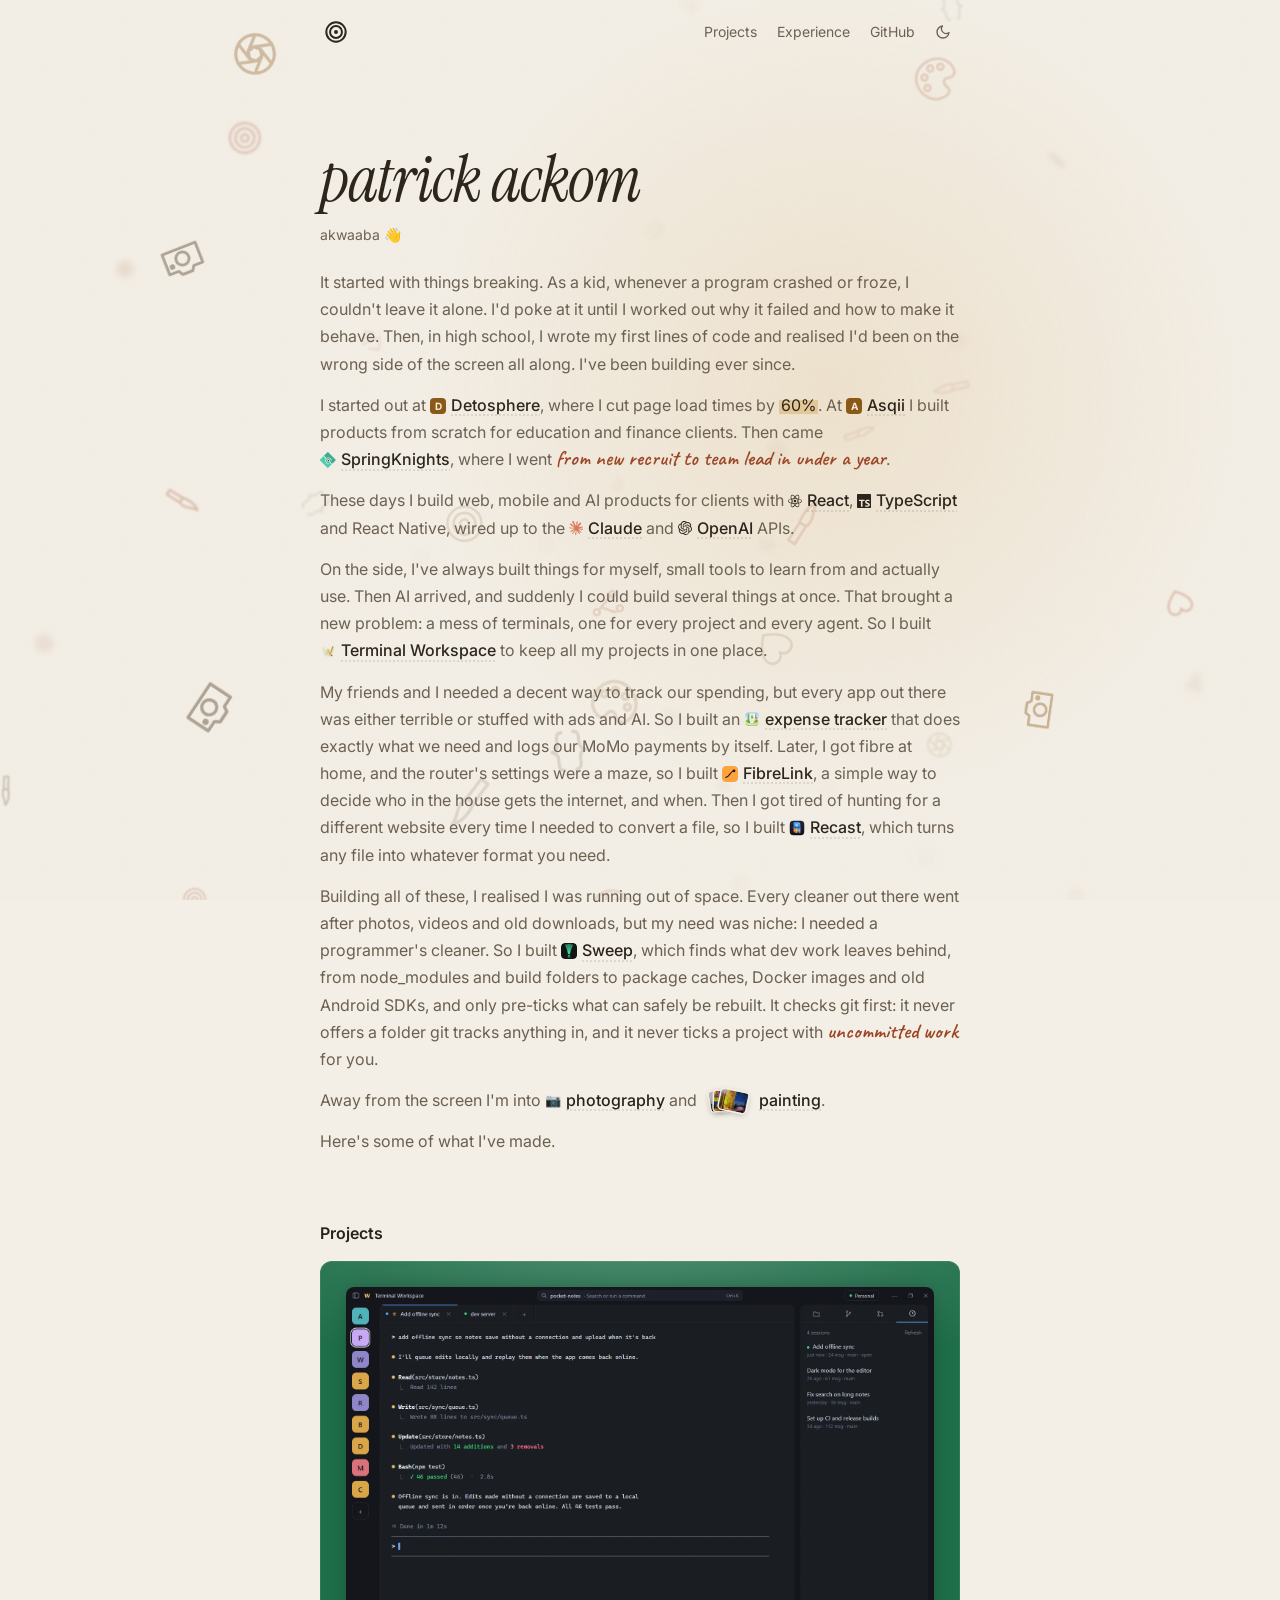
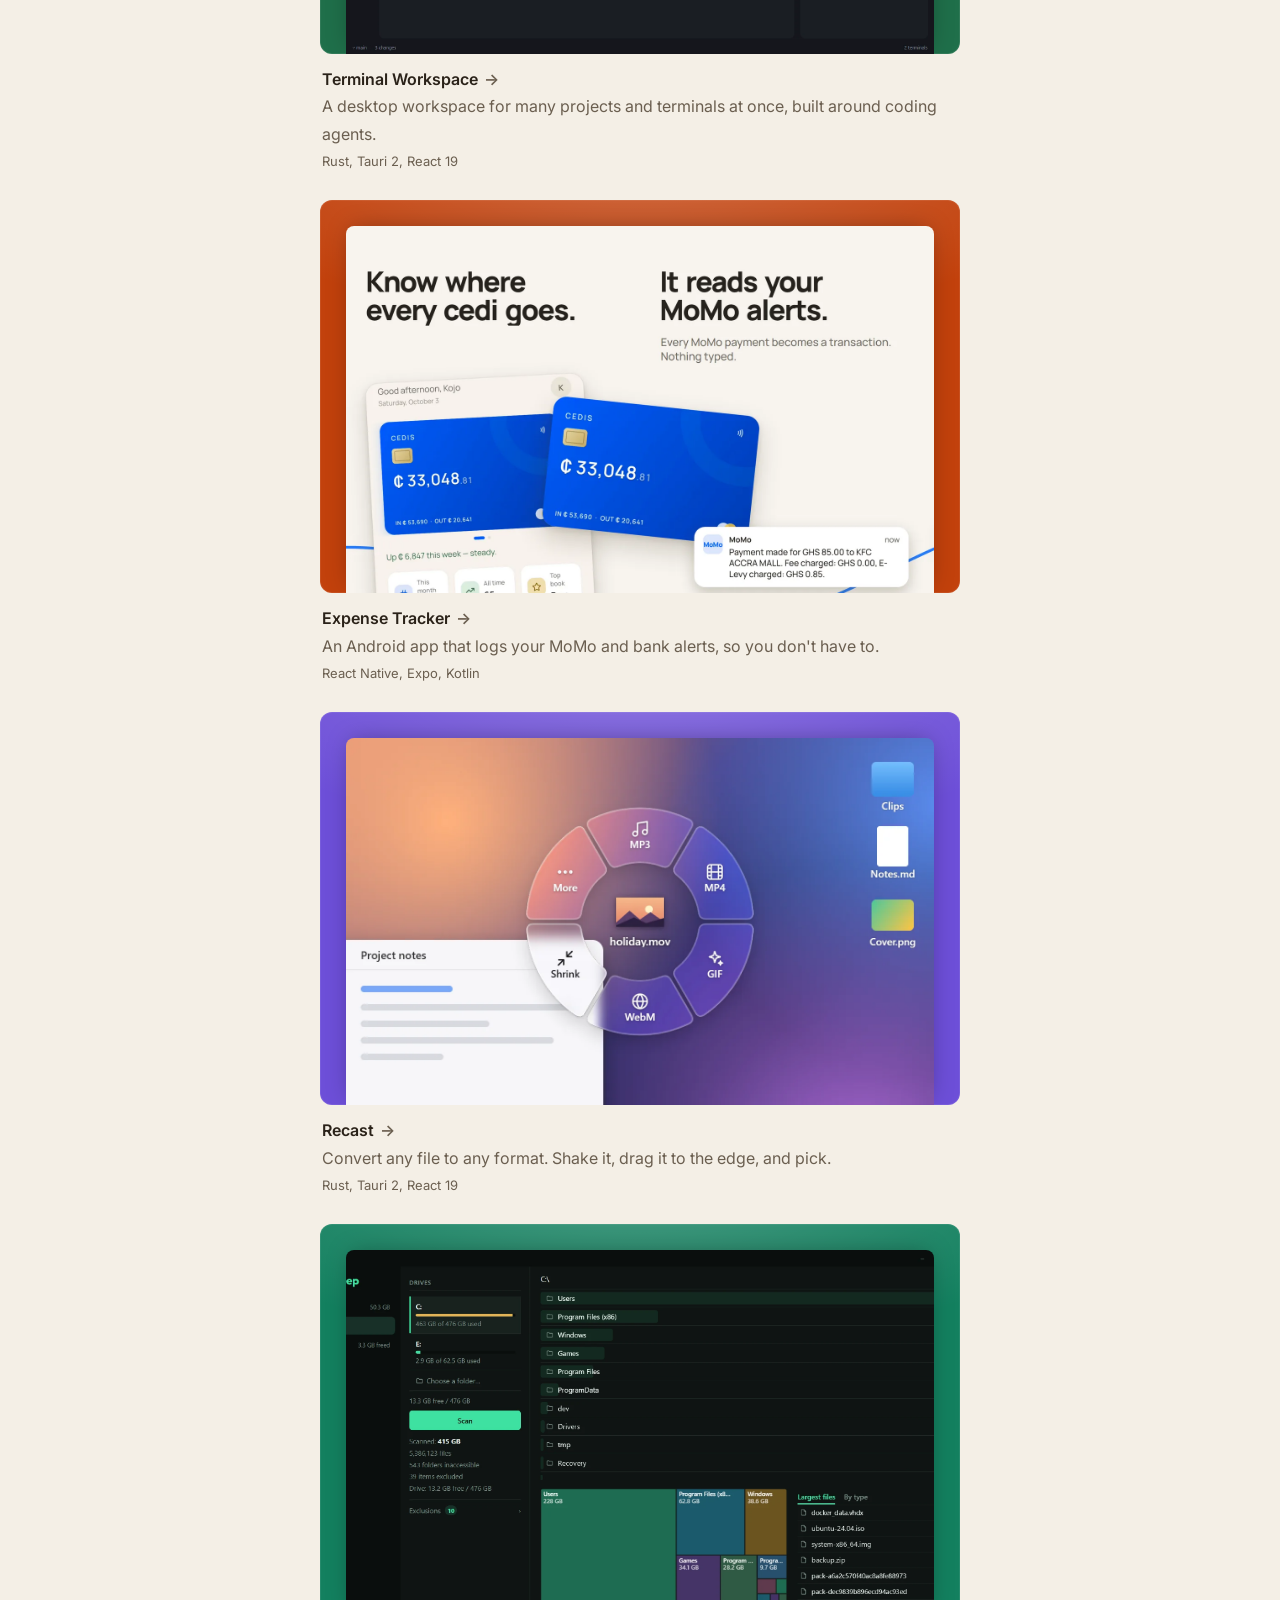
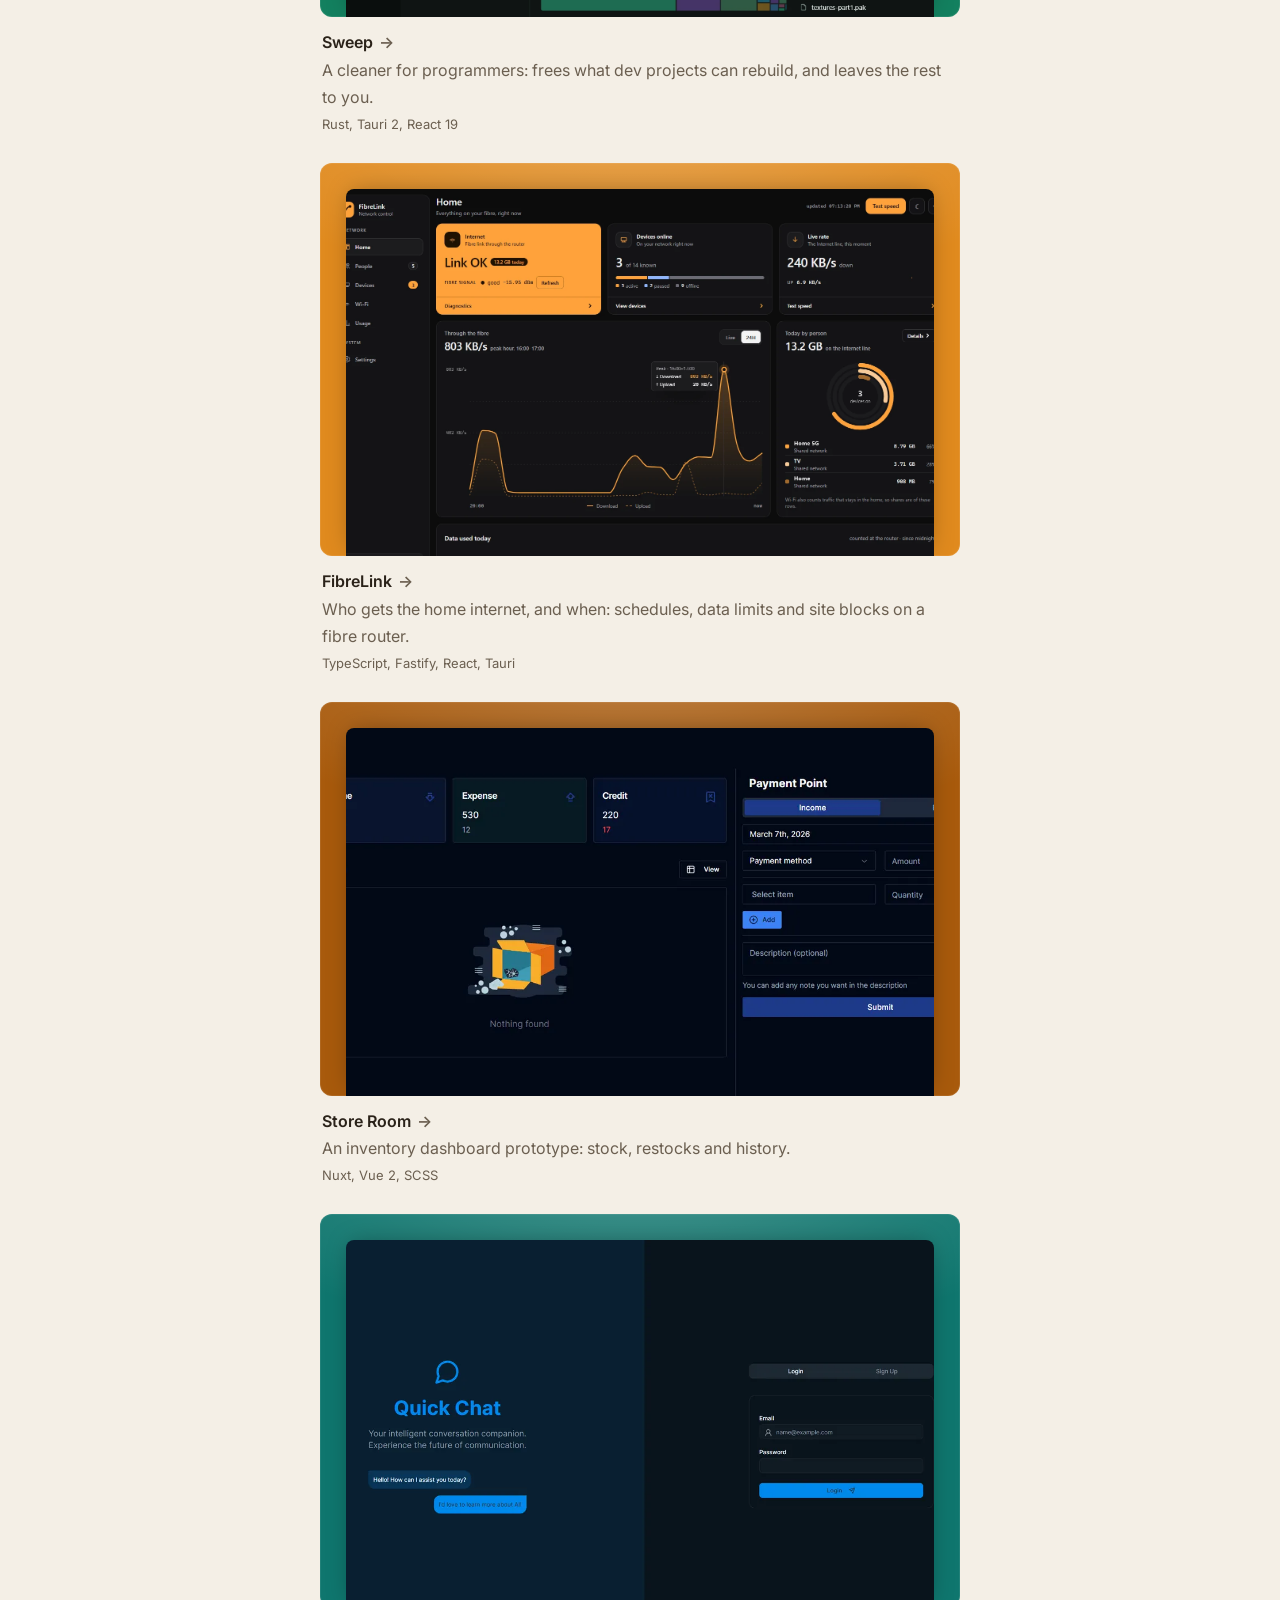
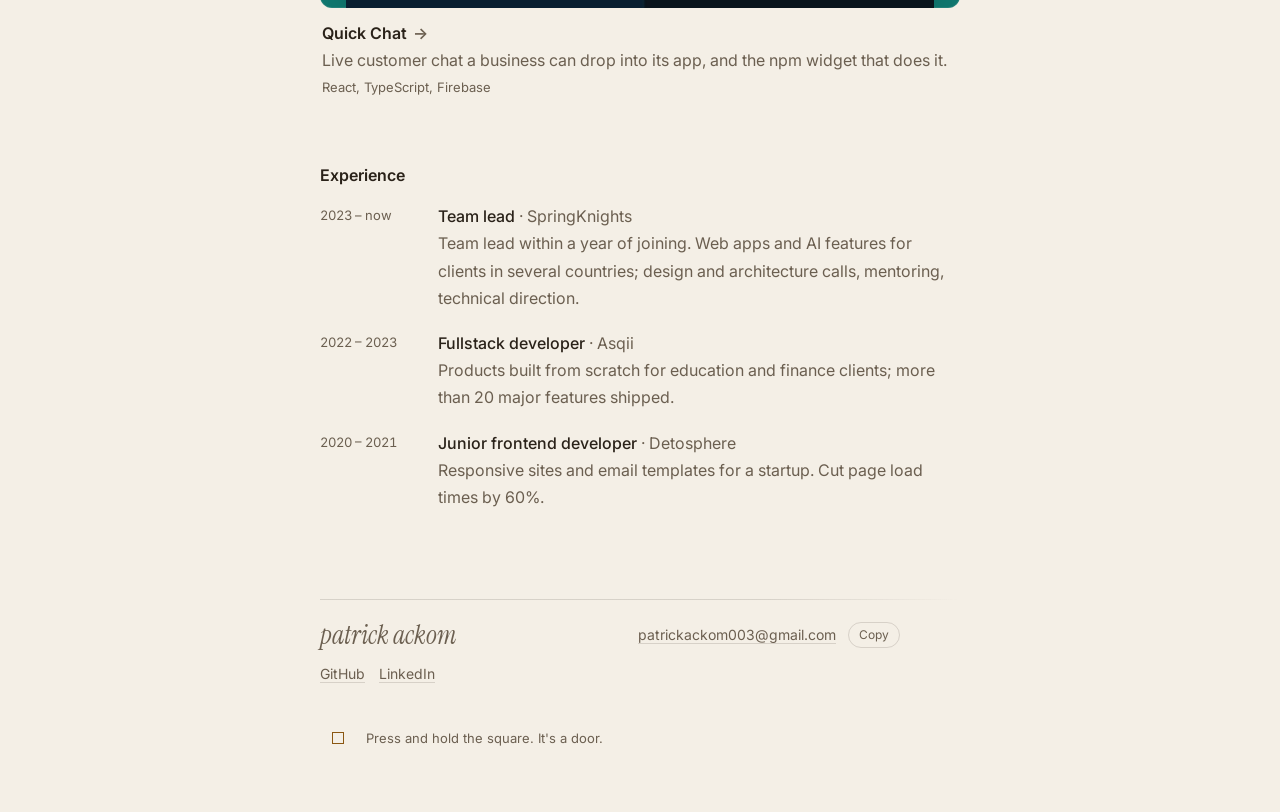
<file: index.html>
<!doctype html>
<html lang="en">
    <head>
        <meta charset="UTF-8" />
        <meta name="viewport" content="width=device-width, initial-scale=1.0" />
        <title>Patrick Ackom</title>
        <link rel="icon" href="/favicon.svg" type="image/svg+xml" />
        <meta
            name="description"
            content="Patrick Ackom is a fullstack engineer building web, mobile and AI products, plus a terminal workspace in Rust."
        />
        <link rel="canonical" href="https://patrickackom.site/" />
        <meta property="og:title" content="Patrick Ackom" />
        <meta
            property="og:description"
            content="Fullstack engineer. Web, mobile and AI products, and lately a terminal in Rust."
        />
        <meta property="og:url" content="https://patrickackom.site/" />
        <meta property="og:type" content="website" />
        <meta name="theme-color" content="#1a1918" />

        <!-- Theme and intro state before first paint -->
        <script>
            (function () {
                var d = document.documentElement, t = null, played = null;
                try { t = localStorage.getItem('theme'); } catch (e) {}
                if (t !== 'light' && t !== 'dark') t = matchMedia('(prefers-color-scheme: dark)').matches ? 'dark' : 'light';
                d.setAttribute('data-theme', t);
                d.classList.add('js');
                try { played = sessionStorage.getItem('storyPlayed'); } catch (e) {}
                var reduce = matchMedia('(prefers-reduced-motion: reduce)').matches;
                if (!reduce && played !== '1' && !location.hash) {
                    d.classList.add('story-pending');
                    // If the intro hasn't started in 3s (slow network, script error), show the page as is.
                    setTimeout(function () {
                        if (!window.__storyStarted) d.classList.remove('story-pending');
                    }, 3000);
                }
            })();
        </script>

        <link rel="preconnect" href="https://fonts.googleapis.com" />
        <link rel="preconnect" href="https://fonts.gstatic.com" crossorigin />
        <link
            href="https://fonts.googleapis.com/css2?family=Caveat:wght@600&family=Instrument+Serif:ital@1&family=Inter:wght@400;500;600;700&display=swap"
            rel="stylesheet"
        />
        <link rel="stylesheet" href="/css/site.css" />
    </head>
    <body>
        <a class="skip" href="#main">Skip to content</a>
        <canvas id="bg" aria-hidden="true"></canvas>

        <div class="nav-wrap">
            <nav class="nav col" aria-label="Main">
                <a href="/" class="nav-mark" aria-label="Patrick Ackom, home">
                    <svg viewBox="0 0 100 100" aria-hidden="true" fill="none" stroke="currentColor" stroke-width="9">
                        <circle cx="50" cy="50" r="44" /><circle cx="50" cy="50" r="27" /><circle cx="50" cy="50" r="9" fill="currentColor" stroke="none" />
                    </svg>
                </a>
                <div class="nav-links">
                    <a href="#projects">Projects</a>
                    <a href="#experience">Experience</a>
                    <a href="https://github.com/patt-rick" target="_blank" rel="noopener">GitHub</a>
                    <button class="theme-toggle" id="theme-toggle" type="button" aria-label="Switch theme">
                        <svg class="moon" viewBox="0 0 24 24" fill="none" stroke="currentColor" stroke-width="2" stroke-linecap="round" stroke-linejoin="round" aria-hidden="true"><path d="M21 12.8A9 9 0 1 1 11.2 3a7 7 0 0 0 9.8 9.8z" /></svg>
                        <svg class="sun" viewBox="0 0 24 24" fill="none" stroke="currentColor" stroke-width="2" stroke-linecap="round" aria-hidden="true"><circle cx="12" cy="12" r="4" /><path d="M12 2v2M12 20v2M4.9 4.9l1.4 1.4M17.7 17.7l1.4 1.4M2 12h2M20 12h2M4.9 19.1l1.4-1.4M17.7 6.3l1.4-1.4" /></svg>
                    </button>
                </div>
            </nav>
        </div>

        <main id="main" class="col">
            <header class="intro">
                <h1 class="name"><span class="name-script">patrick ackom</span></h1>
                <p class="akwaaba">akwaaba <span aria-hidden="true">👋</span></p>
            </header>

            <div class="story" id="story">
                <p>
                    It started with things breaking. As a kid, whenever a program crashed or froze, I
                    couldn't leave it alone. I'd poke at it until I worked out why it failed and how to
                    make it behave. Then, in high school, I wrote my first lines of code and realised I'd
                    been on the wrong side of the screen all along. I've been building ever since.
                </p>
                <p>
                    I started out at
                    <span class="chip"><span class="chip-ico chip-ico--letter" aria-hidden="true">D</span>Detosphere</span>,
                    where I cut page load times by <mark class="hl">60%</mark>. At
                    <span class="chip"><span class="chip-ico chip-ico--letter" aria-hidden="true">A</span>Asqii</span>
                    I built products from scratch for education and finance clients. Then came
                    <span class="chip"><span class="chip-ico chip-ico--img" style="--icon: url(/img/logos/springknights.png)" aria-hidden="true"></span>SpringKnights</span>,
                    where I went <span class="hand">from new recruit to team lead in under a year</span>.
                </p>
                <p>
                    These days I build web, mobile and AI products for clients with
                    <span class="chip"><span class="chip-ico chip-ico--mask" style="--icon: url(/img/logos/react.svg)" aria-hidden="true"></span>React</span>,
                    <span class="chip"><span class="chip-ico chip-ico--mask" style="--icon: url(/img/logos/typescript.svg)" aria-hidden="true"></span>TypeScript</span>
                    and React Native, wired up to the
                    <span class="chip"><span class="chip-ico chip-ico--mask chip-ico--claude" style="--icon: url(/img/logos/claude.svg)" aria-hidden="true"></span>Claude</span> and
                    <span class="chip"><span class="chip-ico chip-ico--mask" style="--icon: url(/img/logos/openai.svg)" aria-hidden="true"></span>OpenAI</span> APIs.
                </p>
                <p>
                    On the side, I've always built things for myself, small tools to learn from and
                    actually use. Then AI arrived, and suddenly I could build several things at once.
                    That brought a new problem: a mess of terminals, one for every project and every
                    agent. So I built
                    <a class="chip" href="/projects/terminal-workspace/"><span class="chip-ico chip-ico--img" style="--icon: url(/img/logos/terminal-workspace.png)" aria-hidden="true"></span>Terminal Workspace</a>
                    to keep all my projects in one place.
                </p>
                <p>
                    My friends and I needed a decent way to track our spending, but every app out there was
                    either terrible or stuffed with ads and AI. So I built an
                    <a class="chip" href="/projects/expense-tracker/"><span class="chip-ico chip-ico--img" style="--icon: url(/img/logos/expense-tracker.png)" aria-hidden="true"></span>expense tracker</a>
                    that does exactly what we need and logs our MoMo payments by itself. Later, I got fibre
                    at home, and the router's settings were a maze, so I built
                    <a class="chip" href="/projects/fibrelink/"><span class="chip-ico chip-ico--img" style="--icon: url(/img/logos/fibrelink.svg)" aria-hidden="true"></span>FibreLink</a>,
                    a simple way to decide who in the house gets the internet, and when. Then I got
                    tired of hunting for a different website every time I needed to convert a file, so I built
                    <a class="chip" href="/projects/recast/"><span class="chip-ico chip-ico--img" style="--icon: url(/img/logos/recast.svg)" aria-hidden="true"></span>Recast</a>,
                    which turns any file into whatever format you need.
                </p>
                <p>
                    Building all of these, I realised I was running out of space. Every cleaner out
                    there went after photos, videos and old downloads, but my need was niche: I needed a
                    programmer's cleaner. So I built
                    <a class="chip" href="/projects/sweep/"><span class="chip-ico chip-ico--img" style="--icon: url(/img/logos/sweep.svg)" aria-hidden="true"></span>Sweep</a>,
                    which finds what dev work leaves behind, from node_modules and build folders
                    to package caches, Docker images and old Android SDKs, and only pre-ticks what can safely
                    be rebuilt. It checks git first: it never offers a folder git tracks anything in, and it
                    never ticks a project with <span class="hand">uncommitted work</span> for you.
                </p>
                <p>
                    Away from the screen I'm into
                    <span class="chip"><span class="chip-ico chip-ico--emoji" aria-hidden="true">📷</span>photography</span>
                    and
                    <span class="chip"><span class="arts">
                        <a class="art" href="/img/paintings/p1.jpg" target="_blank" rel="noopener" style="--art: url(/img/paintings/p1.jpg)" aria-label="Painting 1, opens full size in a new tab"></a>
                        <a class="art" href="/img/paintings/p2.jpg" target="_blank" rel="noopener" style="--art: url(/img/paintings/p2.jpg)" aria-label="Painting 2, opens full size in a new tab"></a>
                        <a class="art" href="/img/paintings/p3.jpg" target="_blank" rel="noopener" style="--art: url(/img/paintings/p3.jpg)" aria-label="Painting 3, opens full size in a new tab"></a>
                    </span>painting</span>.
                </p>
                <p>Here's some of what I've made.</p>
            </div>

            <div id="after-story">
                <section class="section" id="projects" aria-labelledby="projects-title">
                    <div class="section-head">
                        <h2 class="section-title" id="projects-title">Projects</h2>
                    </div>
                    <div class="cards">
                        <a class="card" href="/projects/terminal-workspace/" style="--card: #1f6f4a">
                            <div class="card-frame">
                                <img class="card-shot" src="/img/terminal.webp" alt="" width="1600" height="1000" />
                            </div>
                            <div class="card-meta">
                                <h3 class="card-title">Terminal Workspace <span class="arrow" aria-hidden="true">→</span></h3>
                                <p class="card-line">A desktop workspace for many projects and terminals at once, built around coding agents.</p>
                                <p class="card-stack">Rust, Tauri 2, React 19</p>
                            </div>
                        </a>
                        <a class="card" href="/projects/expense-tracker/" style="--card: #c2410c">
                            <div class="card-frame">
                                <img class="card-shot" src="/img/expense.webp" alt="" width="1400" height="1050" loading="lazy" />
                            </div>
                            <div class="card-meta">
                                <h3 class="card-title">Expense Tracker <span class="arrow" aria-hidden="true">→</span></h3>
                                <p class="card-line">An Android app that logs your MoMo and bank alerts, so you don't have to.</p>
                                <p class="card-stack">React Native, Expo, Kotlin</p>
                            </div>
                        </a>
                        <a class="card" href="/projects/recast/" style="--card: #6d4fd8">
                            <div class="card-frame">
                                <img class="card-shot" src="/img/recast.webp" alt="" width="1280" height="800" loading="lazy" />
                            </div>
                            <div class="card-meta">
                                <h3 class="card-title">Recast <span class="arrow" aria-hidden="true">→</span></h3>
                                <p class="card-line">Convert any file to any format. Shake it, drag it to the edge, and pick.</p>
                                <p class="card-stack">Rust, Tauri 2, React 19</p>
                            </div>
                        </a>
                        <a class="card" href="/projects/sweep/" style="--card: #13805f">
                            <div class="card-frame">
                                <img class="card-shot" src="/img/sweep.webp" alt="" width="1906" height="1023" loading="lazy" />
                            </div>
                            <div class="card-meta">
                                <h3 class="card-title">Sweep <span class="arrow" aria-hidden="true">→</span></h3>
                                <p class="card-line">A cleaner for programmers: frees what dev projects can rebuild, and leaves the rest to you.</p>
                                <p class="card-stack">Rust, Tauri 2, React 19</p>
                            </div>
                        </a>
                        <a class="card" href="/projects/fibrelink/" style="--card: #e08a1e">
                            <div class="card-frame">
                                <img class="card-shot" src="/img/fibrelink.webp" alt="" width="1588" height="927" loading="lazy" />
                            </div>
                            <div class="card-meta">
                                <h3 class="card-title">FibreLink <span class="arrow" aria-hidden="true">→</span></h3>
                                <p class="card-line">Who gets the home internet, and when: schedules, data limits and site blocks on a fibre router.</p>
                                <p class="card-stack">TypeScript, Fastify, React, Tauri</p>
                            </div>
                        </a>
                        <a class="card" href="/projects/store-room/" style="--card: #a85a0c">
                            <div class="card-frame">
                                <img class="card-shot" src="/img/sr.webp" alt="" width="1400" height="598" loading="lazy" />
                            </div>
                            <div class="card-meta">
                                <h3 class="card-title">Store Room <span class="arrow" aria-hidden="true">→</span></h3>
                                <p class="card-line">An inventory dashboard prototype: stock, restocks and history.</p>
                                <p class="card-stack">Nuxt, Vue 2, SCSS</p>
                            </div>
                        </a>
                        <a class="card" href="/projects/quick-chat/" style="--card: #0f766e">
                            <div class="card-frame">
                                <img class="card-shot" src="/img/qc.webp" alt="" width="1400" height="665" loading="lazy" />
                            </div>
                            <div class="card-meta">
                                <h3 class="card-title">Quick Chat <span class="arrow" aria-hidden="true">→</span></h3>
                                <p class="card-line">Live customer chat a business can drop into its app, and the npm widget that does it.</p>
                                <p class="card-stack">React, TypeScript, Firebase</p>
                            </div>
                        </a>
                    </div>
                </section>

                <section class="section" id="experience" aria-labelledby="experience-title">
                    <div class="section-head">
                        <h2 class="section-title" id="experience-title">Experience</h2>
                    </div>
                    <ol class="jobs">
                        <li class="job">
                            <p class="job-years">2023 – now</p>
                            <div>
                                <h3 class="job-role">Team lead <span class="job-at">· SpringKnights</span></h3>
                                <p class="job-desc">Team lead within a year of joining. Web apps and AI features for clients in several countries; design and architecture calls, mentoring, technical direction.</p>
                            </div>
                        </li>
                        <li class="job">
                            <p class="job-years">2022 – 2023</p>
                            <div>
                                <h3 class="job-role">Fullstack developer <span class="job-at">· Asqii</span></h3>
                                <p class="job-desc">Products built from scratch for education and finance clients; more than 20 major features shipped.</p>
                            </div>
                        </li>
                        <li class="job">
                            <p class="job-years">2020 – 2021</p>
                            <div>
                                <h3 class="job-role">Junior frontend developer <span class="job-at">· Detosphere</span></h3>
                                <p class="job-desc">Responsive sites and email templates for a startup. Cut page load times by 60%.</p>
                            </div>
                        </li>
                    </ol>
                </section>
            </div>
        </main>

        <footer class="footer col">
            <hr class="footer-rule" />
            <div class="footer-row">
                <p class="footer-name" aria-hidden="true">patrick ackom</p>
                <div class="footer-contact">
                    <a class="link footer-email" href="mailto:patrickackom003@gmail.com">patrickackom003@gmail.com</a>
                    <button class="copy" id="copy" type="button" data-copy="patrickackom003@gmail.com">Copy</button>
                    <span class="copy-status" id="copy-status" role="status" aria-live="polite"></span>
                </div>
            </div>
            <p class="footer-links">
                <a class="link" href="https://github.com/patt-rick" target="_blank" rel="noopener">GitHub</a>
                <a class="link" href="https://www.linkedin.com/in/patrick-ackom" target="_blank" rel="noopener">LinkedIn</a>
            </p>
            <div class="egg" id="egg">
                <button class="egg-square" id="egg-square" type="button" aria-describedby="egg-hint">
                    <svg class="egg-ring" viewBox="0 0 40 40" aria-hidden="true">
                        <circle cx="20" cy="20" r="18" pathLength="1" />
                    </svg>
                    <span class="sr-only">Open the hidden page</span>
                </button>
                <p class="egg-hint" id="egg-hint">Press and hold the square. It's a door.</p>
                <p class="sr-only" id="egg-status" aria-live="polite"></p>
            </div>
        </footer>

        <script src="/js/site.js" defer></script>
        <script src="/js/glyphs.js" defer></script>
        <script src="/js/adinkra.js" defer></script>
        <script src="/js/story.js" defer></script>
        <script src="/js/easter.js" defer></script>
    </body>
</html>
</file>
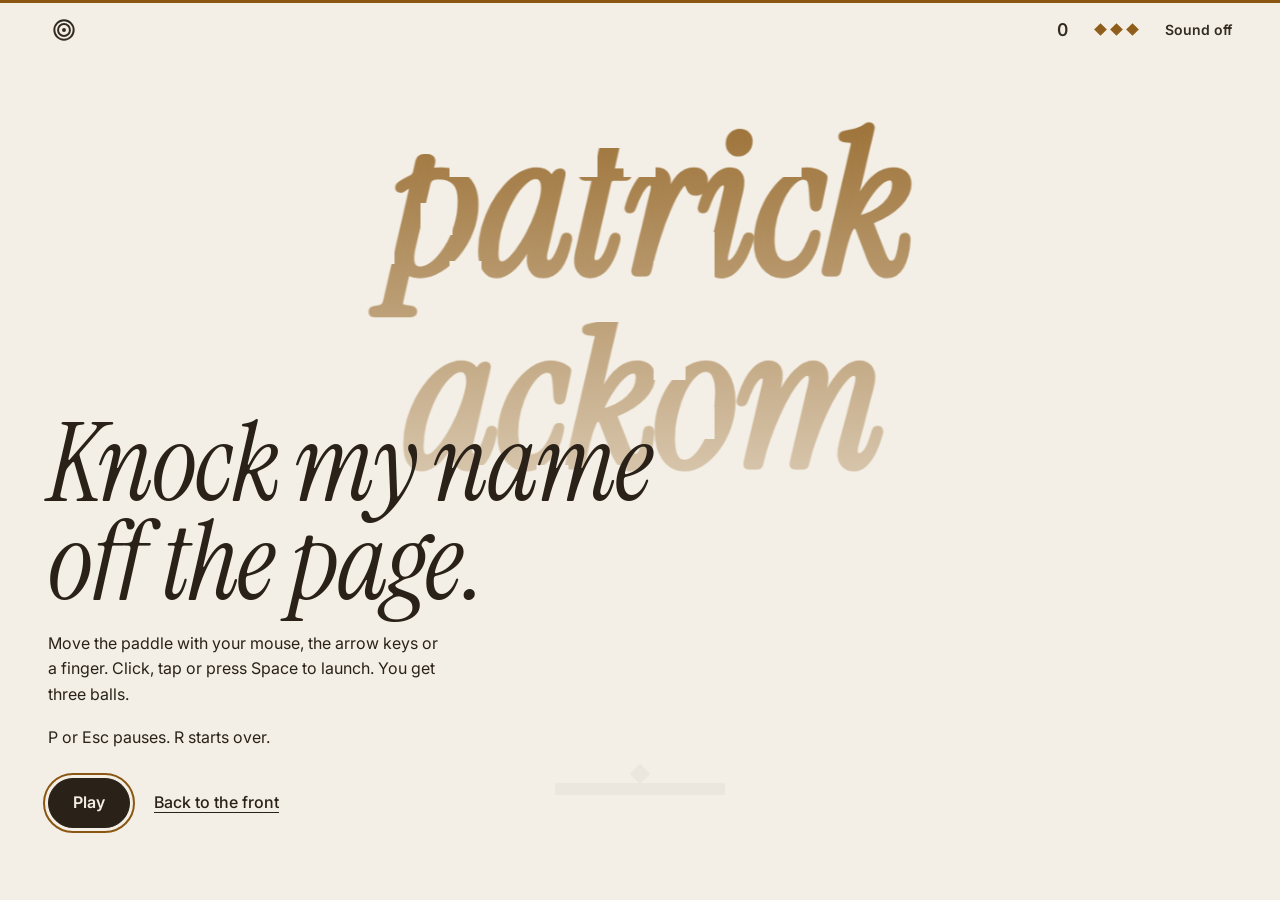
<file: odyssey/index.html>
<!doctype html>
<html lang="en">
    <head>
        <meta charset="UTF-8" />
        <meta name="viewport" content="width=device-width, initial-scale=1.0, viewport-fit=cover" />
        <title>Knock my name off the page</title>
        <link rel="icon" href="../favicon.svg" type="image/svg+xml" />
        <meta
            name="description"
            content="A hidden game on patrickackom.site: knock the name off the page, one chunk at a time."
        />
        <link rel="canonical" href="https://patrickackom.site/odyssey/" />
        <meta property="og:title" content="Knock my name off the page" />
        <meta property="og:description" content="A hidden game on patrickackom.site." />
        <meta property="og:url" content="https://patrickackom.site/odyssey/" />
        <meta property="og:type" content="website" />
        <meta name="theme-color" content="#1a1918" />
        <script>
            (function () {
                var t = null;
                try { t = localStorage.getItem('theme'); } catch (e) {}
                if (t !== 'light' && t !== 'dark') t = matchMedia('(prefers-color-scheme: dark)').matches ? 'dark' : 'light';
                document.documentElement.setAttribute('data-theme', t);
                var m = document.querySelector('meta[name="theme-color"]');
                if (m) m.setAttribute('content', t === 'dark' ? '#1a1918' : '#f4efe6');
            })();
        </script>

        <link rel="preconnect" href="https://fonts.googleapis.com" />
        <link rel="preconnect" href="https://fonts.gstatic.com" crossorigin />
        <link
            href="https://fonts.googleapis.com/css2?family=Instrument+Serif:ital@1&family=Inter:wght@400;500;600;700&display=swap"
            rel="stylesheet"
        />
        <link rel="stylesheet" href="css/odyssey.css" />
    </head>
    <body>
        <canvas id="game" aria-label="Breakout game: a paddle, a ball, and the name Patrick Ackom made of bricks" role="img"></canvas>

        <header class="hud">
            <a class="hud-mark" href="../" data-back aria-label="Patrick Ackom, back to the front page"><svg viewBox="0 0 100 100" aria-hidden="true" fill="none" stroke="currentColor" stroke-width="9"><circle cx="50" cy="50" r="44" /><circle cx="50" cy="50" r="27" /><circle cx="50" cy="50" r="9" fill="currentColor" stroke="none" /></svg></a>
            <div class="hud-right">
                <p class="hud-score"><span class="sr-only">Score </span><span id="score">0</span></p>
                <p class="hud-lives" id="lives" aria-label="3 balls left"><i></i><i></i><i></i></p>
                <button class="hud-btn" id="sound" type="button" aria-pressed="false">Sound off</button>
                <button class="hud-btn" id="pause" type="button">Pause</button>
            </div>
        </header>
        <div class="progress" aria-hidden="true"><span id="progress"></span></div>
        <p class="toast" id="toast" aria-hidden="true"></p>

        <!-- Screens -->
        <section class="screen is-on" id="screen-start" aria-labelledby="start-title">
            <h1 id="start-title">Knock my name off the page.</h1>
            <p>
                Move the paddle with your mouse, the arrow keys or a finger. Click, tap or press
                Space to launch. You get three balls.
            </p>
            <p class="keys-hint">P or Esc pauses. R starts over.</p>
            <p class="best" id="best-start" hidden></p>
            <div class="actions">
                <button class="btn" type="button" data-action="play">Play</button>
                <a class="link" href="../" data-back>Back to the front</a>
            </div>
        </section>

        <section class="screen" id="screen-pause" aria-labelledby="pause-title">
            <h2 id="pause-title">Paused.</h2>
            <p id="pause-note">Press P or Esc to carry on.</p>
            <div class="actions">
                <button class="btn" type="button" data-action="resume">Resume</button>
                <button class="btn btn-ghost" type="button" data-action="restart">Start over</button>
                <a class="link" href="../" data-back>Back to the front</a>
            </div>
        </section>

        <section class="screen" id="screen-over" aria-labelledby="over-title">
            <h2 id="over-title">Out of balls.</h2>
            <p id="over-score"></p>
            <div class="actions">
                <button class="btn" type="button" data-action="restart">Play again</button>
                <a class="link" href="../" data-back>Back to the front</a>
            </div>
        </section>

        <section class="screen screen-won" id="screen-won" aria-labelledby="won-title">
            <img class="won-photo" src="../img/me-700.webp" alt="" width="700" height="878" loading="lazy" />
            <div class="won-copy">
                <h2 id="won-title">You cleared the page.</h2>
                <p id="won-score"></p>
                <p>
                    That's my name gone. If you'd like something built, write to me at
                    <a href="mailto:patrickackom003@gmail.com">patrickackom003@gmail.com</a>.
                </p>
                <div class="actions">
                    <button class="btn" type="button" data-action="restart">Play again</button>
                    <a class="link" href="../" data-back>Back to the front</a>
                </div>
            </div>
        </section>

        <p class="sr-only" id="status" aria-live="polite"></p>

        <script src="js/game.js" defer></script>
    </body>
</html>
</file>
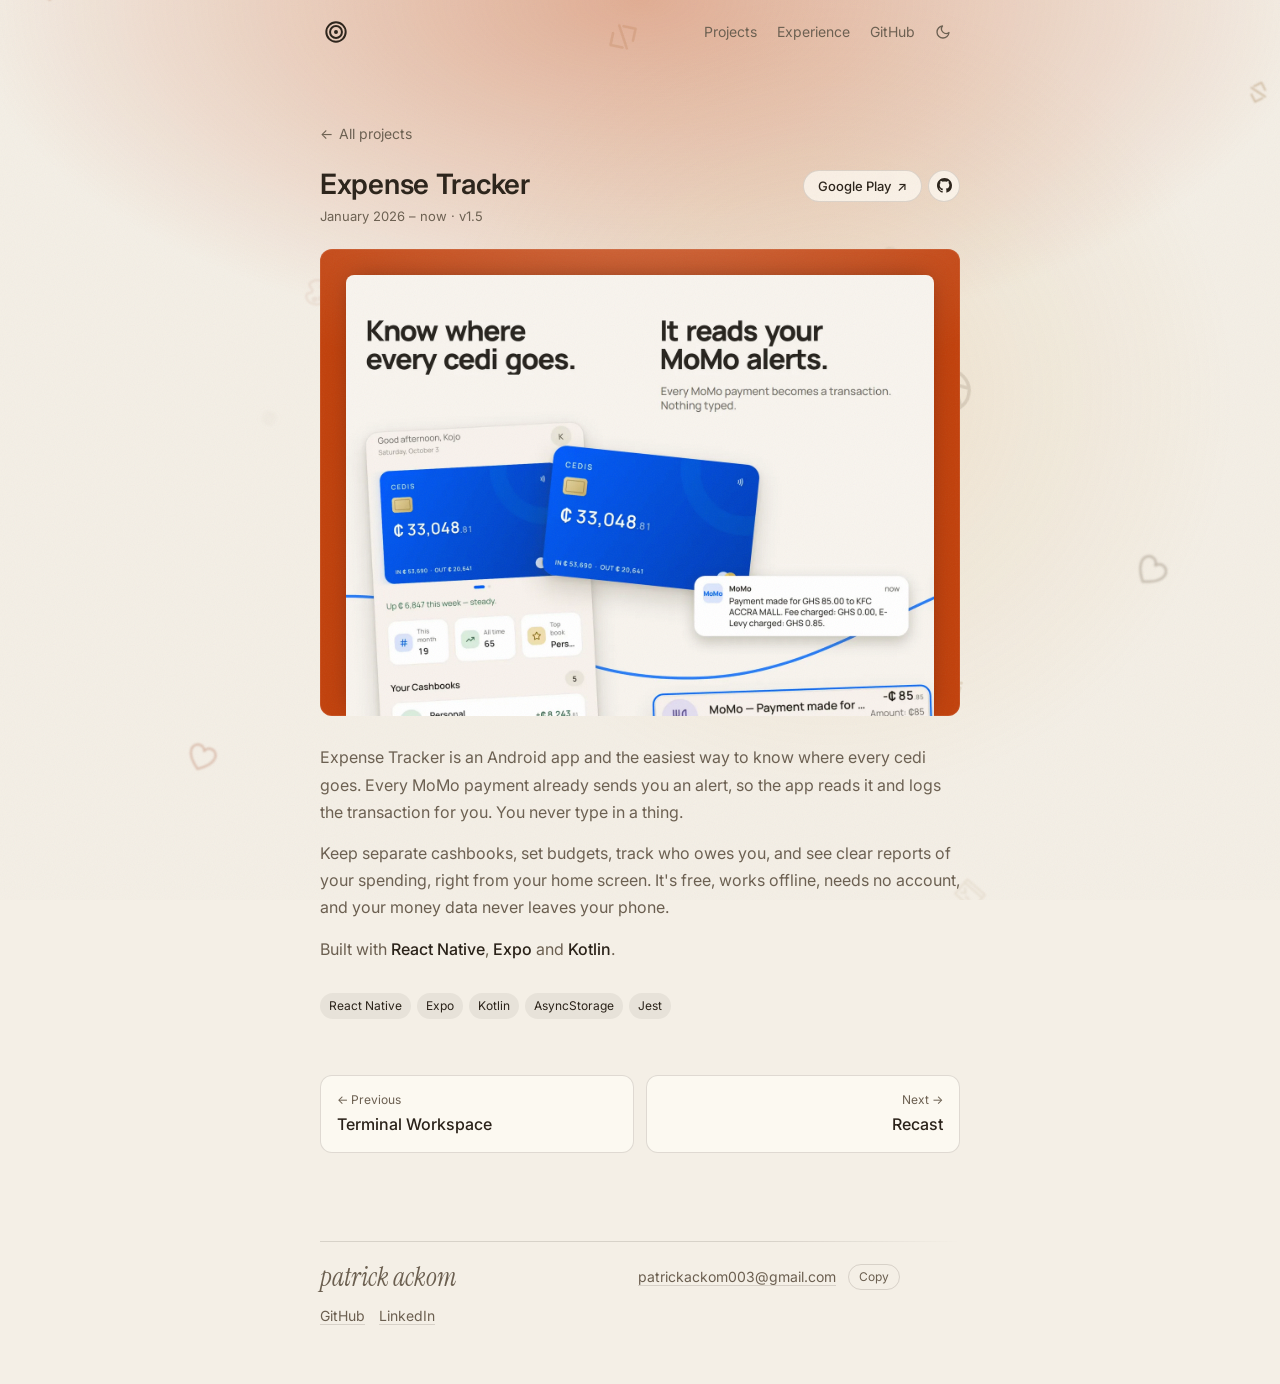
<file: projects/expense-tracker/index.html>
<!doctype html>
<html lang="en">
    <head>
        <meta charset="UTF-8" />
        <meta name="viewport" content="width=device-width, initial-scale=1.0" />
        <title>Expense Tracker · Patrick Ackom</title>
        <link rel="icon" href="/favicon.svg" type="image/svg+xml" />
        <meta name="description" content="An Android app that reads your MoMo and bank alerts and logs every payment for you. Free, offline, no ads." />
        <link rel="canonical" href="https://patrickackom.site/projects/expense-tracker/" />
        <meta property="og:title" content="Expense Tracker · Patrick Ackom" />
        <meta property="og:description" content="An Android app that reads your MoMo and bank alerts and logs every payment for you. Free, offline, no ads." />
        <meta property="og:url" content="https://patrickackom.site/projects/expense-tracker/" />
        <meta property="og:type" content="article" />
        <meta name="theme-color" content="#1a1918" />
        <script>
            (function () {
                var d = document.documentElement, t = null;
                try { t = localStorage.getItem('theme'); } catch (e) {}
                if (t !== 'light' && t !== 'dark') t = matchMedia('(prefers-color-scheme: dark)').matches ? 'dark' : 'light';
                d.setAttribute('data-theme', t);
                d.classList.add('js');
            })();
        </script>
        <link rel="preconnect" href="https://fonts.googleapis.com" />
        <link rel="preconnect" href="https://fonts.gstatic.com" crossorigin />
        <link
            href="https://fonts.googleapis.com/css2?family=Instrument+Serif:ital@1&family=Inter:wght@400;500;600;700&display=swap"
            rel="stylesheet"
        />
        <link rel="stylesheet" href="/css/site.css" />
    </head>
    <body data-glyph-density="0.4" style="--card: #c2410c">
        <a class="skip" href="#main">Skip to content</a>
        <canvas id="bg" aria-hidden="true"></canvas>
        <div class="project-tint" aria-hidden="true"></div>

        <div class="nav-wrap">
            <nav class="nav col" aria-label="Main">
                <a href="/" class="nav-mark" aria-label="Patrick Ackom, home">
                    <svg viewBox="0 0 100 100" aria-hidden="true" fill="none" stroke="currentColor" stroke-width="9">
                        <circle cx="50" cy="50" r="44" /><circle cx="50" cy="50" r="27" /><circle cx="50" cy="50" r="9" fill="currentColor" stroke="none" />
                    </svg>
                </a>
                <div class="nav-links">
                    <a href="/#projects">Projects</a>
                    <a href="/#experience">Experience</a>
                    <a href="https://github.com/patt-rick" target="_blank" rel="noopener">GitHub</a>
                    <button class="theme-toggle" id="theme-toggle" type="button" aria-label="Switch theme">
                        <svg class="moon" viewBox="0 0 24 24" fill="none" stroke="currentColor" stroke-width="2" stroke-linecap="round" stroke-linejoin="round" aria-hidden="true"><path d="M21 12.8A9 9 0 1 1 11.2 3a7 7 0 0 0 9.8 9.8z" /></svg>
                        <svg class="sun" viewBox="0 0 24 24" fill="none" stroke="currentColor" stroke-width="2" stroke-linecap="round" aria-hidden="true"><circle cx="12" cy="12" r="4" /><path d="M12 2v2M12 20v2M4.9 4.9l1.4 1.4M17.7 17.7l1.4 1.4M2 12h2M20 12h2M4.9 19.1l1.4-1.4M17.7 6.3l1.4-1.4" /></svg>
                    </button>
                </div>
            </nav>
        </div>

        <main id="main" class="col project">
            <a class="back" href="/#projects"><span class="arrow" aria-hidden="true">←</span> All projects</a>
            <article>
                <header class="project-head">
                    <div>
                        <h1 class="project-title">Expense Tracker</h1>
                        <p class="project-when">January 2026 – now · v1.5</p>
                    </div>
                    <div class="project-actions">
                    <a class="pill" href="https://play.google.com/store/apps/details?id=com.patrickackom.financetracker" target="_blank" rel="noopener">Google Play <span aria-hidden="true">↗</span></a>
                    <a class="pill pill--icon" href="https://github.com/patt-rick/personal-finance-app" target="_blank" rel="noopener" aria-label="Source code on GitHub"><svg viewBox="0 0 16 16" aria-hidden="true" fill="currentColor"><path d="M8 0C3.58 0 0 3.58 0 8c0 3.54 2.29 6.53 5.47 7.59.4.07.55-.17.55-.38 0-.19-.01-.82-.01-1.49-2.01.37-2.53-.49-2.69-.94-.09-.23-.48-.94-.82-1.13-.28-.15-.68-.52-.01-.53.63-.01 1.08.58 1.23.82.72 1.21 1.87.87 2.33.66.07-.52.28-.87.51-1.07-1.78-.2-3.64-.89-3.64-3.95 0-.87.31-1.59.82-2.15-.08-.2-.36-1.02.08-2.12 0 0 .67-.21 2.2.82.64-.18 1.32-.27 2-.27.68 0 1.36.09 2 .27 1.53-1.04 2.2-.82 2.2-.82.44 1.1.16 1.92.08 2.12.51.56.82 1.27.82 2.15 0 3.07-1.87 3.75-3.65 3.95.29.25.54.73.54 1.48 0 1.07-.01 1.93-.01 2.2 0 .21.15.46.55.38A8.013 8.013 0 0016 8c0-4.42-3.58-8-8-8z"/></svg></a>
                    </div>
                </header>

                <div class="card-frame">
                    <img class="card-shot" src="/img/expense.webp" alt="Expense Tracker app screens" width="1400" height="1050" fetchpriority="high" />
                </div>

                <div class="prose">
<p>Expense Tracker is an Android app and the easiest way to know where every cedi goes. Every MoMo payment already
sends you an alert, so the app reads it and logs the transaction for you. You never type in a
thing.</p>
<p>Keep separate cashbooks, set budgets, track who owes you, and see clear reports of your
spending, right from your home screen. It's free, works offline, needs no account, and your money
data never leaves your phone.</p>
<p>Built with <strong>React Native</strong>, <strong>Expo</strong> and <strong>Kotlin</strong>.</p>
                </div>

                <h2 class="sr-only">Built with</h2>
                <ul class="stack-line"><li class="tag">React Native</li><li class="tag">Expo</li><li class="tag">Kotlin</li><li class="tag">AsyncStorage</li><li class="tag">Jest</li></ul>
            </article>

            <nav class="pager" aria-label="More projects">
                <a class="prev" href="/projects/terminal-workspace/"><span class="dir">← Previous</span><span class="to">Terminal Workspace</span></a>
                <a class="next" href="/projects/recast/"><span class="dir">Next →</span><span class="to">Recast</span></a>
            </nav>
        </main>

        <footer class="footer col">
            <hr class="footer-rule" />
            <div class="footer-row">
                <p class="footer-name" aria-hidden="true">patrick ackom</p>
                <div class="footer-contact">
                    <a class="link footer-email" href="mailto:patrickackom003@gmail.com">patrickackom003@gmail.com</a>
                    <button class="copy" id="copy" type="button" data-copy="patrickackom003@gmail.com">Copy</button>
                    <span class="copy-status" id="copy-status" role="status" aria-live="polite"></span>
                </div>
            </div>
            <p class="footer-links">
                <a class="link" href="https://github.com/patt-rick" target="_blank" rel="noopener">GitHub</a>
                <a class="link" href="https://www.linkedin.com/in/patrick-ackom" target="_blank" rel="noopener">LinkedIn</a>
            </p>
        </footer>

        <script src="/js/site.js" defer></script>
        <script src="/js/glyphs.js" defer></script>
        <script src="/js/adinkra.js" defer></script>
    </body>
</html>
</file>
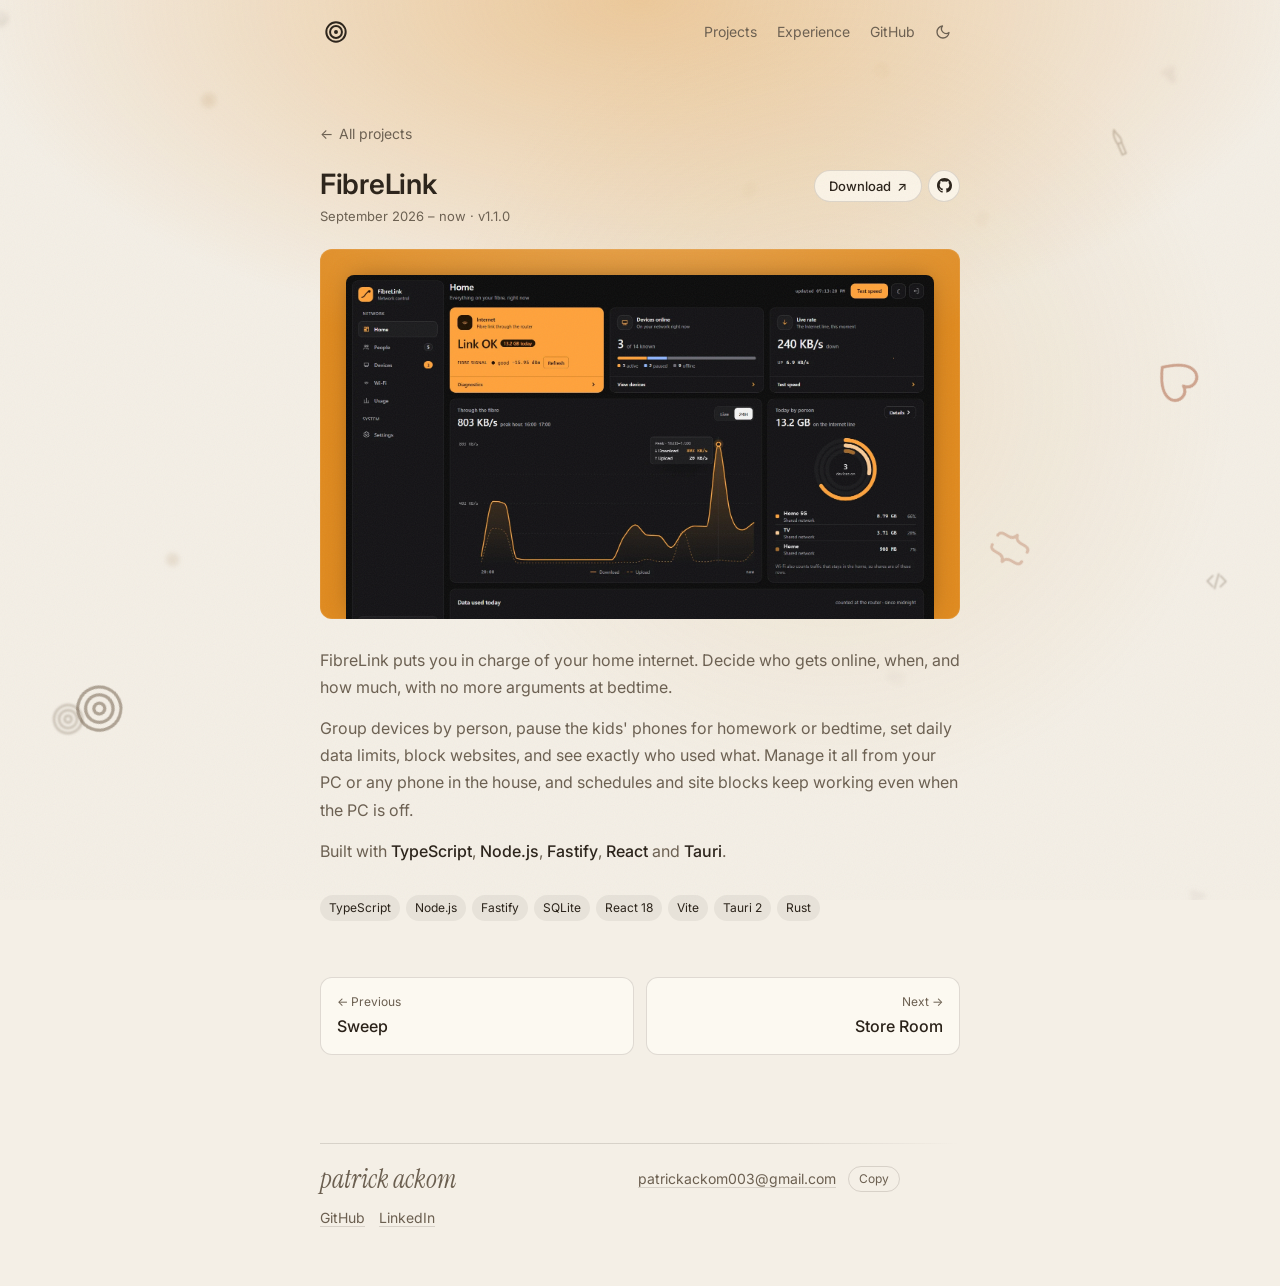
<file: projects/fibrelink/index.html>
<!doctype html>
<html lang="en">
    <head>
        <meta charset="UTF-8" />
        <meta name="viewport" content="width=device-width, initial-scale=1.0" />
        <title>FibreLink · Patrick Ackom</title>
        <link rel="icon" href="/favicon.svg" type="image/svg+xml" />
        <meta name="description" content="Who uses the home internet, and when: schedules, data limits and site blocking on a Huawei fibre router. Node, Fastify, React and a Tauri tray app." />
        <link rel="canonical" href="https://patrickackom.site/projects/fibrelink/" />
        <meta property="og:title" content="FibreLink · Patrick Ackom" />
        <meta property="og:description" content="Who uses the home internet, and when: schedules, data limits and site blocking on a Huawei fibre router. Node, Fastify, React and a Tauri tray app." />
        <meta property="og:url" content="https://patrickackom.site/projects/fibrelink/" />
        <meta property="og:type" content="article" />
        <meta name="theme-color" content="#1a1918" />
        <script>
            (function () {
                var d = document.documentElement, t = null;
                try { t = localStorage.getItem('theme'); } catch (e) {}
                if (t !== 'light' && t !== 'dark') t = matchMedia('(prefers-color-scheme: dark)').matches ? 'dark' : 'light';
                d.setAttribute('data-theme', t);
                d.classList.add('js');
            })();
        </script>
        <link rel="preconnect" href="https://fonts.googleapis.com" />
        <link rel="preconnect" href="https://fonts.gstatic.com" crossorigin />
        <link
            href="https://fonts.googleapis.com/css2?family=Instrument+Serif:ital@1&family=Inter:wght@400;500;600;700&display=swap"
            rel="stylesheet"
        />
        <link rel="stylesheet" href="/css/site.css" />
    </head>
    <body data-glyph-density="0.4" style="--card: #e08a1e">
        <a class="skip" href="#main">Skip to content</a>
        <canvas id="bg" aria-hidden="true"></canvas>
        <div class="project-tint" aria-hidden="true"></div>

        <div class="nav-wrap">
            <nav class="nav col" aria-label="Main">
                <a href="/" class="nav-mark" aria-label="Patrick Ackom, home">
                    <svg viewBox="0 0 100 100" aria-hidden="true" fill="none" stroke="currentColor" stroke-width="9">
                        <circle cx="50" cy="50" r="44" /><circle cx="50" cy="50" r="27" /><circle cx="50" cy="50" r="9" fill="currentColor" stroke="none" />
                    </svg>
                </a>
                <div class="nav-links">
                    <a href="/#projects">Projects</a>
                    <a href="/#experience">Experience</a>
                    <a href="https://github.com/patt-rick" target="_blank" rel="noopener">GitHub</a>
                    <button class="theme-toggle" id="theme-toggle" type="button" aria-label="Switch theme">
                        <svg class="moon" viewBox="0 0 24 24" fill="none" stroke="currentColor" stroke-width="2" stroke-linecap="round" stroke-linejoin="round" aria-hidden="true"><path d="M21 12.8A9 9 0 1 1 11.2 3a7 7 0 0 0 9.8 9.8z" /></svg>
                        <svg class="sun" viewBox="0 0 24 24" fill="none" stroke="currentColor" stroke-width="2" stroke-linecap="round" aria-hidden="true"><circle cx="12" cy="12" r="4" /><path d="M12 2v2M12 20v2M4.9 4.9l1.4 1.4M17.7 17.7l1.4 1.4M2 12h2M20 12h2M4.9 19.1l1.4-1.4M17.7 6.3l1.4-1.4" /></svg>
                    </button>
                </div>
            </nav>
        </div>

        <main id="main" class="col project">
            <a class="back" href="/#projects"><span class="arrow" aria-hidden="true">←</span> All projects</a>
            <article>
                <header class="project-head">
                    <div>
                        <h1 class="project-title">FibreLink</h1>
                        <p class="project-when">September 2026 – now · v1.1.0</p>
                    </div>
                    <div class="project-actions">
                    <a class="pill" href="https://github.com/patt-rick/fiibrelink/releases/latest" target="_blank" rel="noopener">Download <span aria-hidden="true">↗</span></a>
                    <a class="pill pill--icon" href="https://github.com/patt-rick/fiibrelink" target="_blank" rel="noopener" aria-label="Source code on GitHub"><svg viewBox="0 0 16 16" aria-hidden="true" fill="currentColor"><path d="M8 0C3.58 0 0 3.58 0 8c0 3.54 2.29 6.53 5.47 7.59.4.07.55-.17.55-.38 0-.19-.01-.82-.01-1.49-2.01.37-2.53-.49-2.69-.94-.09-.23-.48-.94-.82-1.13-.28-.15-.68-.52-.01-.53.63-.01 1.08.58 1.23.82.72 1.21 1.87.87 2.33.66.07-.52.28-.87.51-1.07-1.78-.2-3.64-.89-3.64-3.95 0-.87.31-1.59.82-2.15-.08-.2-.36-1.02.08-2.12 0 0 .67-.21 2.2.82.64-.18 1.32-.27 2-.27.68 0 1.36.09 2 .27 1.53-1.04 2.2-.82 2.2-.82.44 1.1.16 1.92.08 2.12.51.56.82 1.27.82 2.15 0 3.07-1.87 3.75-3.65 3.95.29.25.54.73.54 1.48 0 1.07-.01 1.93-.01 2.2 0 .21.15.46.55.38A8.013 8.013 0 0016 8c0-4.42-3.58-8-8-8z"/></svg></a>
                    </div>
                </header>

                <div class="card-frame">
                    <img class="card-shot" src="/img/fibrelink.webp" alt="The FibreLink dashboard: link status, devices online, live rate, a 24-hour traffic chart and data used by network" width="1588" height="927" fetchpriority="high" />
                </div>

                <div class="prose">
<p>FibreLink puts you in charge of your home internet. Decide who gets online, when, and how
much, with no more arguments at bedtime.</p>
<p>Group devices by person, pause the kids' phones for homework or bedtime, set daily data limits,
block websites, and see exactly who used what. Manage it all from your PC or any phone in the house,
and schedules and site blocks keep working even when the PC is off.</p>
<p>Built with <strong>TypeScript</strong>, <strong>Node.js</strong>, <strong>Fastify</strong>,
<strong>React</strong> and <strong>Tauri</strong>.</p>
</div>

                <h2 class="sr-only">Built with</h2>
                <ul class="stack-line"><li class="tag">TypeScript</li><li class="tag">Node.js</li><li class="tag">Fastify</li><li class="tag">SQLite</li><li class="tag">React 18</li><li class="tag">Vite</li><li class="tag">Tauri 2</li><li class="tag">Rust</li></ul>
            </article>

            <nav class="pager" aria-label="More projects">
                <a class="prev" href="/projects/sweep/"><span class="dir">← Previous</span><span class="to">Sweep</span></a>
                <a class="next" href="/projects/store-room/"><span class="dir">Next →</span><span class="to">Store Room</span></a>
            </nav>
        </main>

        <footer class="footer col">
            <hr class="footer-rule" />
            <div class="footer-row">
                <p class="footer-name" aria-hidden="true">patrick ackom</p>
                <div class="footer-contact">
                    <a class="link footer-email" href="mailto:patrickackom003@gmail.com">patrickackom003@gmail.com</a>
                    <button class="copy" id="copy" type="button" data-copy="patrickackom003@gmail.com">Copy</button>
                    <span class="copy-status" id="copy-status" role="status" aria-live="polite"></span>
                </div>
            </div>
            <p class="footer-links">
                <a class="link" href="https://github.com/patt-rick" target="_blank" rel="noopener">GitHub</a>
                <a class="link" href="https://www.linkedin.com/in/patrick-ackom" target="_blank" rel="noopener">LinkedIn</a>
            </p>
        </footer>

        <script src="/js/site.js" defer></script>
        <script src="/js/glyphs.js" defer></script>
        <script src="/js/adinkra.js" defer></script>
    </body>
</html>
</file>
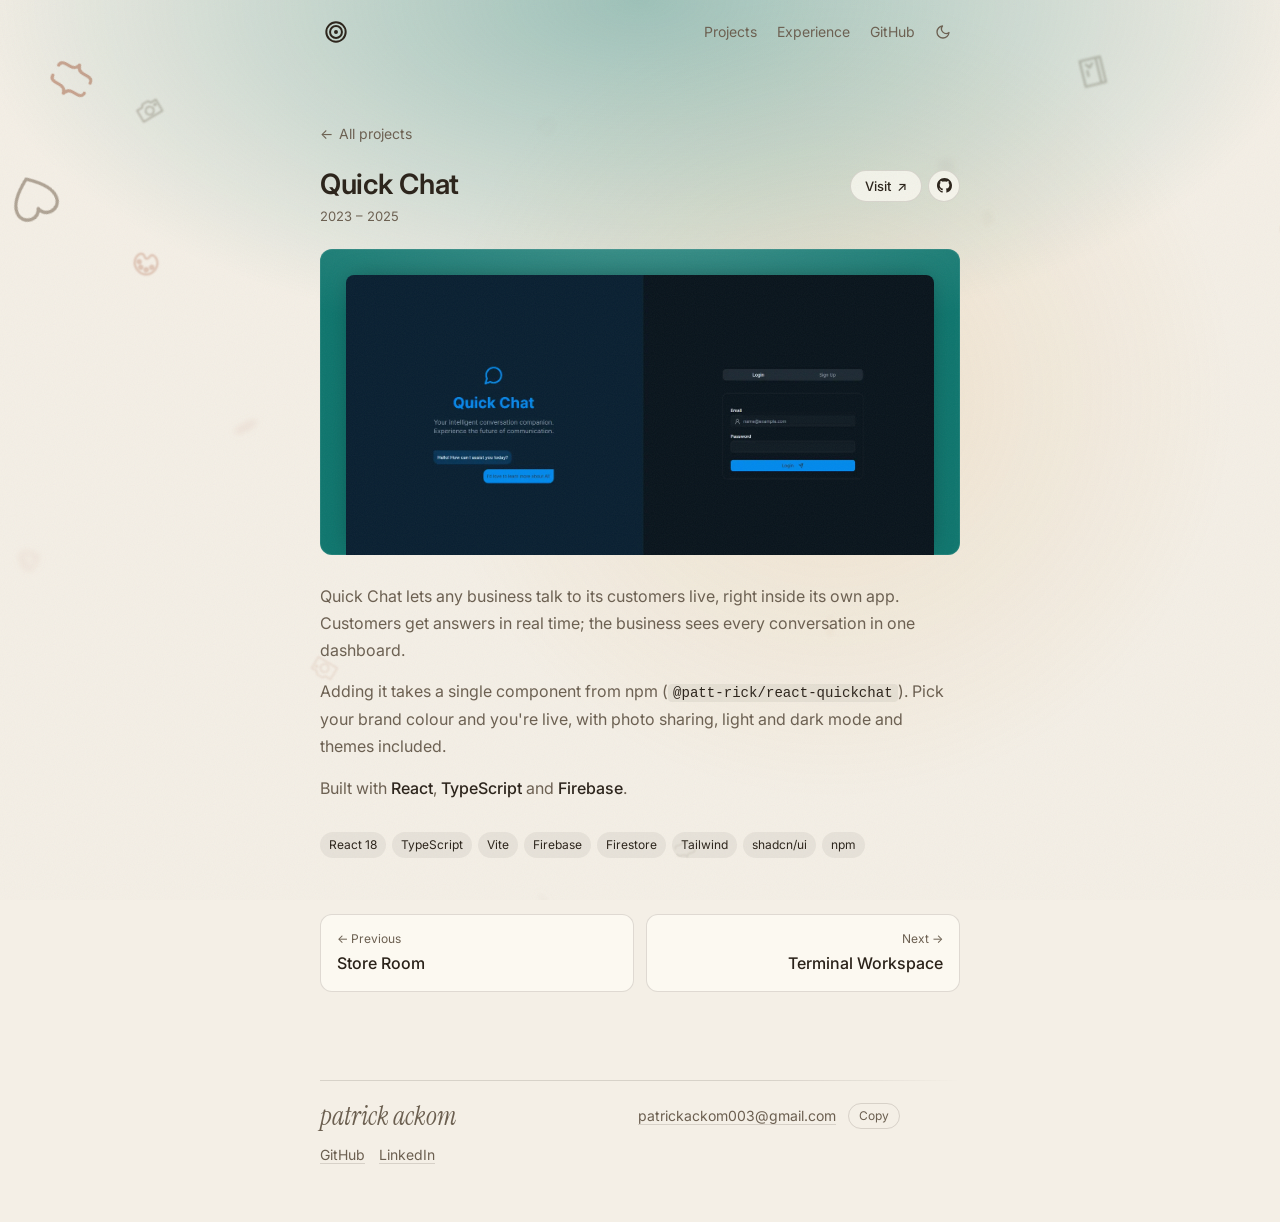
<file: projects/quick-chat/index.html>
<!doctype html>
<html lang="en">
    <head>
        <meta charset="UTF-8" />
        <meta name="viewport" content="width=device-width, initial-scale=1.0" />
        <title>Quick Chat · Patrick Ackom</title>
        <link rel="icon" href="/favicon.svg" type="image/svg+xml" />
        <meta name="description" content="Live customer chat a business can drop into its React app, with a dashboard and an npm widget. React, TypeScript and Firebase." />
        <link rel="canonical" href="https://patrickackom.site/projects/quick-chat/" />
        <meta property="og:title" content="Quick Chat · Patrick Ackom" />
        <meta property="og:description" content="Live customer chat a business can drop into its React app, with a dashboard and an npm widget. React, TypeScript and Firebase." />
        <meta property="og:url" content="https://patrickackom.site/projects/quick-chat/" />
        <meta property="og:type" content="article" />
        <meta name="theme-color" content="#1a1918" />
        <script>
            (function () {
                var d = document.documentElement, t = null;
                try { t = localStorage.getItem('theme'); } catch (e) {}
                if (t !== 'light' && t !== 'dark') t = matchMedia('(prefers-color-scheme: dark)').matches ? 'dark' : 'light';
                d.setAttribute('data-theme', t);
                d.classList.add('js');
            })();
        </script>
        <link rel="preconnect" href="https://fonts.googleapis.com" />
        <link rel="preconnect" href="https://fonts.gstatic.com" crossorigin />
        <link
            href="https://fonts.googleapis.com/css2?family=Instrument+Serif:ital@1&family=Inter:wght@400;500;600;700&display=swap"
            rel="stylesheet"
        />
        <link rel="stylesheet" href="/css/site.css" />
    </head>
    <body data-glyph-density="0.4" style="--card: #0f766e">
        <a class="skip" href="#main">Skip to content</a>
        <canvas id="bg" aria-hidden="true"></canvas>
        <div class="project-tint" aria-hidden="true"></div>

        <div class="nav-wrap">
            <nav class="nav col" aria-label="Main">
                <a href="/" class="nav-mark" aria-label="Patrick Ackom, home">
                    <svg viewBox="0 0 100 100" aria-hidden="true" fill="none" stroke="currentColor" stroke-width="9">
                        <circle cx="50" cy="50" r="44" /><circle cx="50" cy="50" r="27" /><circle cx="50" cy="50" r="9" fill="currentColor" stroke="none" />
                    </svg>
                </a>
                <div class="nav-links">
                    <a href="/#projects">Projects</a>
                    <a href="/#experience">Experience</a>
                    <a href="https://github.com/patt-rick" target="_blank" rel="noopener">GitHub</a>
                    <button class="theme-toggle" id="theme-toggle" type="button" aria-label="Switch theme">
                        <svg class="moon" viewBox="0 0 24 24" fill="none" stroke="currentColor" stroke-width="2" stroke-linecap="round" stroke-linejoin="round" aria-hidden="true"><path d="M21 12.8A9 9 0 1 1 11.2 3a7 7 0 0 0 9.8 9.8z" /></svg>
                        <svg class="sun" viewBox="0 0 24 24" fill="none" stroke="currentColor" stroke-width="2" stroke-linecap="round" aria-hidden="true"><circle cx="12" cy="12" r="4" /><path d="M12 2v2M12 20v2M4.9 4.9l1.4 1.4M17.7 17.7l1.4 1.4M2 12h2M20 12h2M4.9 19.1l1.4-1.4M17.7 6.3l1.4-1.4" /></svg>
                    </button>
                </div>
            </nav>
        </div>

        <main id="main" class="col project">
            <a class="back" href="/#projects"><span class="arrow" aria-hidden="true">←</span> All projects</a>
            <article>
                <header class="project-head">
                    <div>
                        <h1 class="project-title">Quick Chat</h1>
                        <p class="project-when">2023 – 2025</p>
                    </div>
                    <div class="project-actions">
                    <a class="pill" href="https://live-quickchat.vercel.app/login" target="_blank" rel="noopener">Visit <span aria-hidden="true">↗</span></a>
                    <a class="pill pill--icon" href="https://github.com/patt-rick/chatPat" target="_blank" rel="noopener" aria-label="Source code on GitHub"><svg viewBox="0 0 16 16" aria-hidden="true" fill="currentColor"><path d="M8 0C3.58 0 0 3.58 0 8c0 3.54 2.29 6.53 5.47 7.59.4.07.55-.17.55-.38 0-.19-.01-.82-.01-1.49-2.01.37-2.53-.49-2.69-.94-.09-.23-.48-.94-.82-1.13-.28-.15-.68-.52-.01-.53.63-.01 1.08.58 1.23.82.72 1.21 1.87.87 2.33.66.07-.52.28-.87.51-1.07-1.78-.2-3.64-.89-3.64-3.95 0-.87.31-1.59.82-2.15-.08-.2-.36-1.02.08-2.12 0 0 .67-.21 2.2.82.64-.18 1.32-.27 2-.27.68 0 1.36.09 2 .27 1.53-1.04 2.2-.82 2.2-.82.44 1.1.16 1.92.08 2.12.51.56.82 1.27.82 2.15 0 3.07-1.87 3.75-3.65 3.95.29.25.54.73.54 1.48 0 1.07-.01 1.93-.01 2.2 0 .21.15.46.55.38A8.013 8.013 0 0016 8c0-4.42-3.58-8-8-8z"/></svg></a>
                    </div>
                </header>

                <div class="card-frame">
                    <img class="card-shot" src="/img/qc.webp" alt="Quick Chat dashboard with a customer conversation" width="1400" height="665" fetchpriority="high" />
                </div>

                <div class="prose">
<p>Quick Chat lets any business talk to its customers live, right inside its own app. Customers get
answers in real time; the business sees every conversation in one dashboard.</p>
<p>Adding it takes a single component from npm (<code>@patt-rick/react-quickchat</code>). Pick your
brand colour and you're live, with photo sharing, light and dark mode and themes included.</p>
<p>Built with <strong>React</strong>, <strong>TypeScript</strong> and <strong>Firebase</strong>.</p>
                </div>

                <h2 class="sr-only">Built with</h2>
                <ul class="stack-line"><li class="tag">React 18</li><li class="tag">TypeScript</li><li class="tag">Vite</li><li class="tag">Firebase</li><li class="tag">Firestore</li><li class="tag">Tailwind</li><li class="tag">shadcn/ui</li><li class="tag">npm</li></ul>
            </article>

            <nav class="pager" aria-label="More projects">
                <a class="prev" href="/projects/store-room/"><span class="dir">← Previous</span><span class="to">Store Room</span></a>
                <a class="next" href="/projects/terminal-workspace/"><span class="dir">Next →</span><span class="to">Terminal Workspace</span></a>
            </nav>
        </main>

        <footer class="footer col">
            <hr class="footer-rule" />
            <div class="footer-row">
                <p class="footer-name" aria-hidden="true">patrick ackom</p>
                <div class="footer-contact">
                    <a class="link footer-email" href="mailto:patrickackom003@gmail.com">patrickackom003@gmail.com</a>
                    <button class="copy" id="copy" type="button" data-copy="patrickackom003@gmail.com">Copy</button>
                    <span class="copy-status" id="copy-status" role="status" aria-live="polite"></span>
                </div>
            </div>
            <p class="footer-links">
                <a class="link" href="https://github.com/patt-rick" target="_blank" rel="noopener">GitHub</a>
                <a class="link" href="https://www.linkedin.com/in/patrick-ackom" target="_blank" rel="noopener">LinkedIn</a>
            </p>
        </footer>

        <script src="/js/site.js" defer></script>
        <script src="/js/glyphs.js" defer></script>
        <script src="/js/adinkra.js" defer></script>
    </body>
</html>
</file>
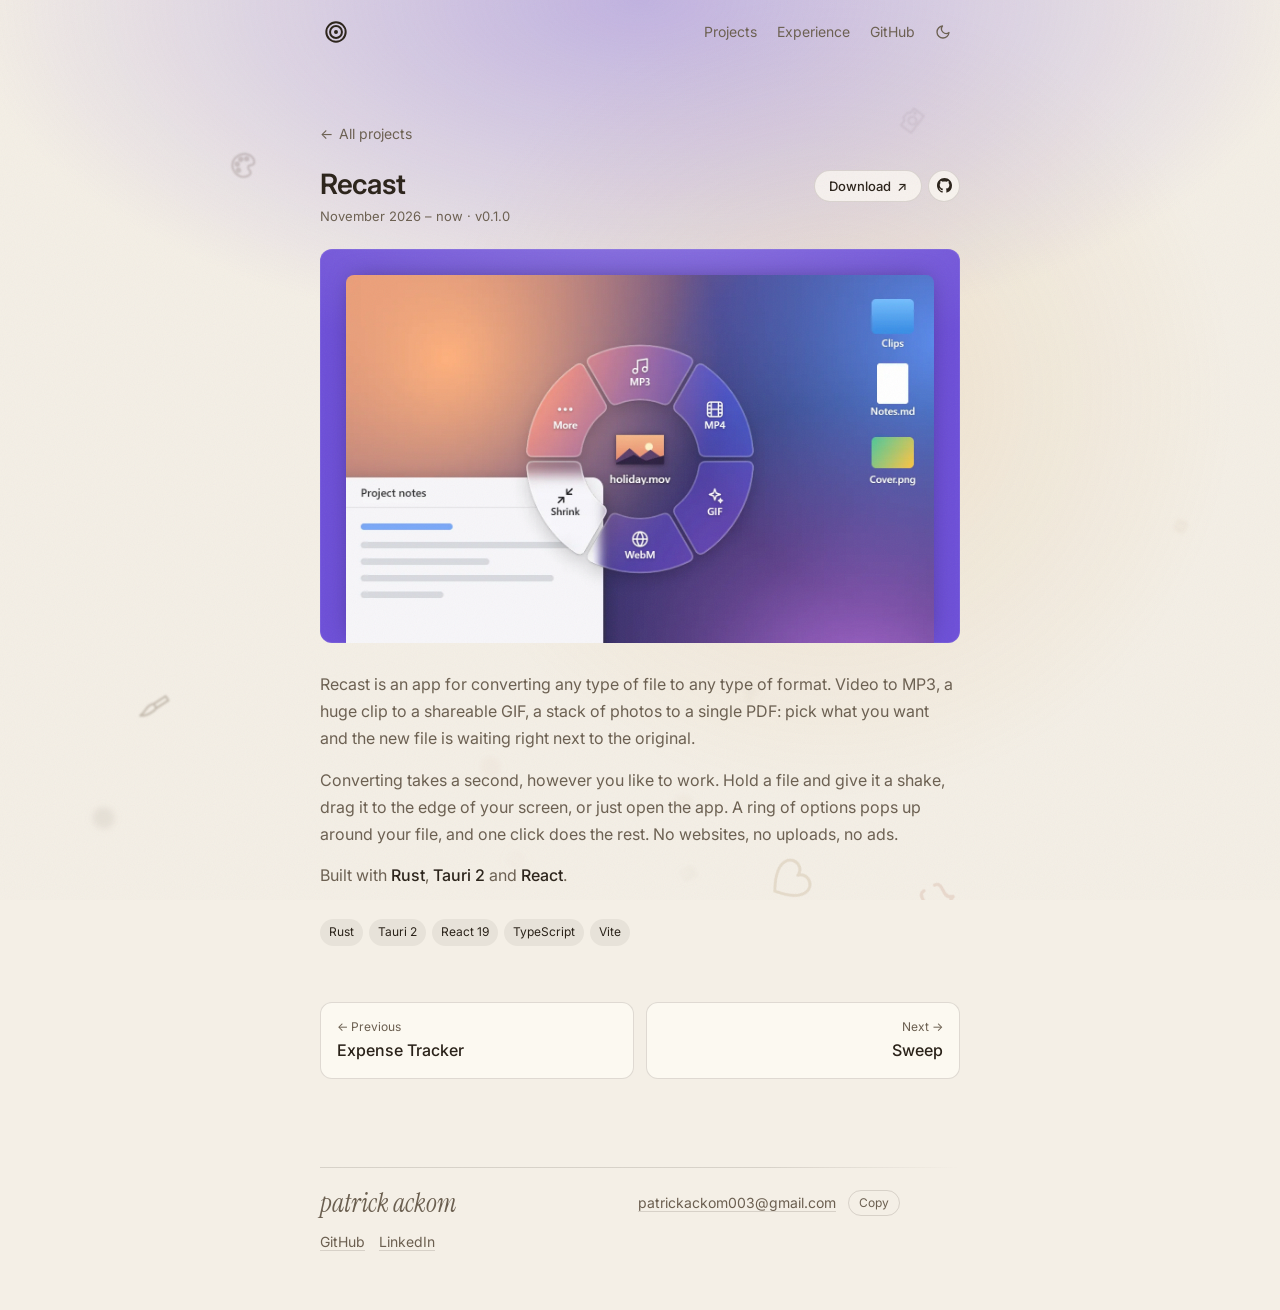
<file: projects/recast/index.html>
<!doctype html>
<html lang="en">
    <head>
        <meta charset="UTF-8" />
        <meta name="viewport" content="width=device-width, initial-scale=1.0" />
        <title>Recast · Patrick Ackom</title>
        <link rel="icon" href="/favicon.svg" type="image/svg+xml" />
        <meta name="description" content="A Windows app for converting files: drop a file, pick a conversion, and the result appears next to the original. Built with Rust, Tauri 2 and React." />
        <link rel="canonical" href="https://patrickackom.site/projects/recast/" />
        <meta property="og:title" content="Recast · Patrick Ackom" />
        <meta property="og:description" content="A Windows app for converting files: drop a file, pick a conversion, and the result appears next to the original. Built with Rust, Tauri 2 and React." />
        <meta property="og:url" content="https://patrickackom.site/projects/recast/" />
        <meta property="og:type" content="article" />
        <meta name="theme-color" content="#1a1918" />
        <script>
            (function () {
                var d = document.documentElement, t = null;
                try { t = localStorage.getItem('theme'); } catch (e) {}
                if (t !== 'light' && t !== 'dark') t = matchMedia('(prefers-color-scheme: dark)').matches ? 'dark' : 'light';
                d.setAttribute('data-theme', t);
                d.classList.add('js');
            })();
        </script>
        <link rel="preconnect" href="https://fonts.googleapis.com" />
        <link rel="preconnect" href="https://fonts.gstatic.com" crossorigin />
        <link
            href="https://fonts.googleapis.com/css2?family=Instrument+Serif:ital@1&family=Inter:wght@400;500;600;700&display=swap"
            rel="stylesheet"
        />
        <link rel="stylesheet" href="/css/site.css" />
    </head>
    <body data-glyph-density="0.4" style="--card: #6d4fd8">
        <a class="skip" href="#main">Skip to content</a>
        <canvas id="bg" aria-hidden="true"></canvas>
        <div class="project-tint" aria-hidden="true"></div>

        <div class="nav-wrap">
            <nav class="nav col" aria-label="Main">
                <a href="/" class="nav-mark" aria-label="Patrick Ackom, home">
                    <svg viewBox="0 0 100 100" aria-hidden="true" fill="none" stroke="currentColor" stroke-width="9">
                        <circle cx="50" cy="50" r="44" /><circle cx="50" cy="50" r="27" /><circle cx="50" cy="50" r="9" fill="currentColor" stroke="none" />
                    </svg>
                </a>
                <div class="nav-links">
                    <a href="/#projects">Projects</a>
                    <a href="/#experience">Experience</a>
                    <a href="https://github.com/patt-rick" target="_blank" rel="noopener">GitHub</a>
                    <button class="theme-toggle" id="theme-toggle" type="button" aria-label="Switch theme">
                        <svg class="moon" viewBox="0 0 24 24" fill="none" stroke="currentColor" stroke-width="2" stroke-linecap="round" stroke-linejoin="round" aria-hidden="true"><path d="M21 12.8A9 9 0 1 1 11.2 3a7 7 0 0 0 9.8 9.8z" /></svg>
                        <svg class="sun" viewBox="0 0 24 24" fill="none" stroke="currentColor" stroke-width="2" stroke-linecap="round" aria-hidden="true"><circle cx="12" cy="12" r="4" /><path d="M12 2v2M12 20v2M4.9 4.9l1.4 1.4M17.7 17.7l1.4 1.4M2 12h2M20 12h2M4.9 19.1l1.4-1.4M17.7 6.3l1.4-1.4" /></svg>
                    </button>
                </div>
            </nav>
        </div>

        <main id="main" class="col project">
            <a class="back" href="/#projects"><span class="arrow" aria-hidden="true">←</span> All projects</a>
            <article>
                <header class="project-head">
                    <div>
                        <h1 class="project-title">Recast</h1>
                        <p class="project-when">November 2026 – now · v0.1.0</p>
                    </div>
                    <div class="project-actions">
                    <a class="pill" href="https://github.com/patt-rick/recast/releases/latest" target="_blank" rel="noopener">Download <span aria-hidden="true">↗</span></a>
                    <a class="pill pill--icon" href="https://github.com/patt-rick/recast" target="_blank" rel="noopener" aria-label="Source code on GitHub"><svg viewBox="0 0 16 16" aria-hidden="true" fill="currentColor"><path d="M8 0C3.58 0 0 3.58 0 8c0 3.54 2.29 6.53 5.47 7.59.4.07.55-.17.55-.38 0-.19-.01-.82-.01-1.49-2.01.37-2.53-.49-2.69-.94-.09-.23-.48-.94-.82-1.13-.28-.15-.68-.52-.01-.53.63-.01 1.08.58 1.23.82.72 1.21 1.87.87 2.33.66.07-.52.28-.87.51-1.07-1.78-.2-3.64-.89-3.64-3.95 0-.87.31-1.59.82-2.15-.08-.2-.36-1.02.08-2.12 0 0 .67-.21 2.2.82.64-.18 1.32-.27 2-.27.68 0 1.36.09 2 .27 1.53-1.04 2.2-.82 2.2-.82.44 1.1.16 1.92.08 2.12.51.56.82 1.27.82 2.15 0 3.07-1.87 3.75-3.65 3.95.29.25.54.73.54 1.48 0 1.07-.01 1.93-.01 2.2 0 .21.15.46.55.38A8.013 8.013 0 0016 8c0-4.42-3.58-8-8-8z"/></svg></a>
                    </div>
                </header>

                <div class="card-frame">
                    <img class="card-shot" src="/img/recast.webp" alt="The Recast drop pad open over a desktop: glass tiles for MP3, MP4, GIF, WebM, Shrink and More around a thumbnail of holiday.mov" width="1280" height="800" fetchpriority="high" />
                </div>

                <div class="prose">
<p>Recast is an app for converting any type of file to any type of format. Video to MP3, a huge
clip to a shareable GIF, a stack of photos to a single PDF: pick what you want and the new file is
waiting right next to the original.</p>
<p>Converting takes a second, however you like to work. Hold a file and give it a shake, drag it to
the edge of your screen, or just open the app. A ring of options pops up around your file, and one
click does the rest. No websites, no uploads, no ads.</p>
<p>Built with <strong>Rust</strong>, <strong>Tauri 2</strong> and <strong>React</strong>.</p>
</div>

                <h2 class="sr-only">Built with</h2>
                <ul class="stack-line"><li class="tag">Rust</li><li class="tag">Tauri 2</li><li class="tag">React 19</li><li class="tag">TypeScript</li><li class="tag">Vite</li></ul>
            </article>

            <nav class="pager" aria-label="More projects">
                <a class="prev" href="/projects/expense-tracker/"><span class="dir">← Previous</span><span class="to">Expense Tracker</span></a>
                <a class="next" href="/projects/sweep/"><span class="dir">Next →</span><span class="to">Sweep</span></a>
            </nav>
        </main>

        <footer class="footer col">
            <hr class="footer-rule" />
            <div class="footer-row">
                <p class="footer-name" aria-hidden="true">patrick ackom</p>
                <div class="footer-contact">
                    <a class="link footer-email" href="mailto:patrickackom003@gmail.com">patrickackom003@gmail.com</a>
                    <button class="copy" id="copy" type="button" data-copy="patrickackom003@gmail.com">Copy</button>
                    <span class="copy-status" id="copy-status" role="status" aria-live="polite"></span>
                </div>
            </div>
            <p class="footer-links">
                <a class="link" href="https://github.com/patt-rick" target="_blank" rel="noopener">GitHub</a>
                <a class="link" href="https://www.linkedin.com/in/patrick-ackom" target="_blank" rel="noopener">LinkedIn</a>
            </p>
        </footer>

        <script src="/js/site.js" defer></script>
        <script src="/js/glyphs.js" defer></script>
        <script src="/js/adinkra.js" defer></script>
    </body>
</html>
</file>
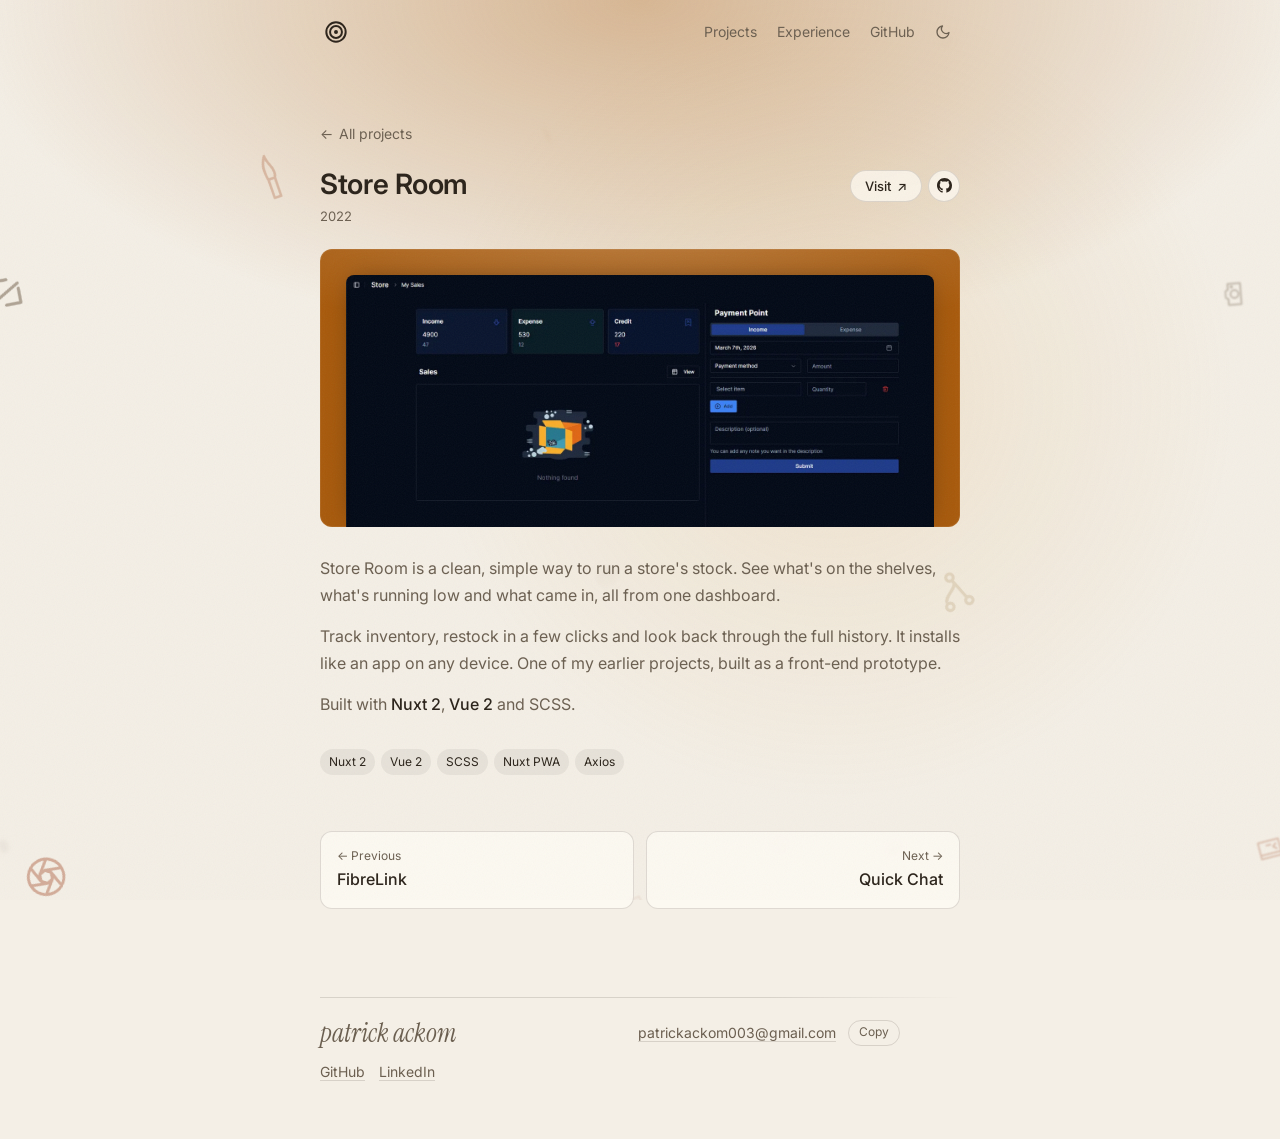
<file: projects/store-room/index.html>
<!doctype html>
<html lang="en">
    <head>
        <meta charset="UTF-8" />
        <meta name="viewport" content="width=device-width, initial-scale=1.0" />
        <title>Store Room · Patrick Ackom</title>
        <link rel="icon" href="/favicon.svg" type="image/svg+xml" />
        <meta name="description" content="An early inventory dashboard prototype built with Nuxt and Vue 2: stock, restocks and history." />
        <link rel="canonical" href="https://patrickackom.site/projects/store-room/" />
        <meta property="og:title" content="Store Room · Patrick Ackom" />
        <meta property="og:description" content="An early inventory dashboard prototype built with Nuxt and Vue 2: stock, restocks and history." />
        <meta property="og:url" content="https://patrickackom.site/projects/store-room/" />
        <meta property="og:type" content="article" />
        <meta name="theme-color" content="#1a1918" />
        <script>
            (function () {
                var d = document.documentElement, t = null;
                try { t = localStorage.getItem('theme'); } catch (e) {}
                if (t !== 'light' && t !== 'dark') t = matchMedia('(prefers-color-scheme: dark)').matches ? 'dark' : 'light';
                d.setAttribute('data-theme', t);
                d.classList.add('js');
            })();
        </script>
        <link rel="preconnect" href="https://fonts.googleapis.com" />
        <link rel="preconnect" href="https://fonts.gstatic.com" crossorigin />
        <link
            href="https://fonts.googleapis.com/css2?family=Instrument+Serif:ital@1&family=Inter:wght@400;500;600;700&display=swap"
            rel="stylesheet"
        />
        <link rel="stylesheet" href="/css/site.css" />
    </head>
    <body data-glyph-density="0.4" style="--card: #a85a0c">
        <a class="skip" href="#main">Skip to content</a>
        <canvas id="bg" aria-hidden="true"></canvas>
        <div class="project-tint" aria-hidden="true"></div>

        <div class="nav-wrap">
            <nav class="nav col" aria-label="Main">
                <a href="/" class="nav-mark" aria-label="Patrick Ackom, home">
                    <svg viewBox="0 0 100 100" aria-hidden="true" fill="none" stroke="currentColor" stroke-width="9">
                        <circle cx="50" cy="50" r="44" /><circle cx="50" cy="50" r="27" /><circle cx="50" cy="50" r="9" fill="currentColor" stroke="none" />
                    </svg>
                </a>
                <div class="nav-links">
                    <a href="/#projects">Projects</a>
                    <a href="/#experience">Experience</a>
                    <a href="https://github.com/patt-rick" target="_blank" rel="noopener">GitHub</a>
                    <button class="theme-toggle" id="theme-toggle" type="button" aria-label="Switch theme">
                        <svg class="moon" viewBox="0 0 24 24" fill="none" stroke="currentColor" stroke-width="2" stroke-linecap="round" stroke-linejoin="round" aria-hidden="true"><path d="M21 12.8A9 9 0 1 1 11.2 3a7 7 0 0 0 9.8 9.8z" /></svg>
                        <svg class="sun" viewBox="0 0 24 24" fill="none" stroke="currentColor" stroke-width="2" stroke-linecap="round" aria-hidden="true"><circle cx="12" cy="12" r="4" /><path d="M12 2v2M12 20v2M4.9 4.9l1.4 1.4M17.7 17.7l1.4 1.4M2 12h2M20 12h2M4.9 19.1l1.4-1.4M17.7 6.3l1.4-1.4" /></svg>
                    </button>
                </div>
            </nav>
        </div>

        <main id="main" class="col project">
            <a class="back" href="/#projects"><span class="arrow" aria-hidden="true">←</span> All projects</a>
            <article>
                <header class="project-head">
                    <div>
                        <h1 class="project-title">Store Room</h1>
                        <p class="project-when">2022</p>
                    </div>
                    <div class="project-actions">
                    <a class="pill" href="https://storeroom-staging.vercel.app/" target="_blank" rel="noopener">Visit <span aria-hidden="true">↗</span></a>
                    <a class="pill pill--icon" href="https://github.com/patt-rick/store-room" target="_blank" rel="noopener" aria-label="Source code on GitHub"><svg viewBox="0 0 16 16" aria-hidden="true" fill="currentColor"><path d="M8 0C3.58 0 0 3.58 0 8c0 3.54 2.29 6.53 5.47 7.59.4.07.55-.17.55-.38 0-.19-.01-.82-.01-1.49-2.01.37-2.53-.49-2.69-.94-.09-.23-.48-.94-.82-1.13-.28-.15-.68-.52-.01-.53.63-.01 1.08.58 1.23.82.72 1.21 1.87.87 2.33.66.07-.52.28-.87.51-1.07-1.78-.2-3.64-.89-3.64-3.95 0-.87.31-1.59.82-2.15-.08-.2-.36-1.02.08-2.12 0 0 .67-.21 2.2.82.64-.18 1.32-.27 2-.27.68 0 1.36.09 2 .27 1.53-1.04 2.2-.82 2.2-.82.44 1.1.16 1.92.08 2.12.51.56.82 1.27.82 2.15 0 3.07-1.87 3.75-3.65 3.95.29.25.54.73.54 1.48 0 1.07-.01 1.93-.01 2.2 0 .21.15.46.55.38A8.013 8.013 0 0016 8c0-4.42-3.58-8-8-8z"/></svg></a>
                    </div>
                </header>

                <div class="card-frame">
                    <img class="card-shot" src="/img/sr.webp" alt="Store Room inventory dashboard" width="1400" height="598" fetchpriority="high" />
                </div>

                <div class="prose">
<p>Store Room is a clean, simple way to run a store's stock. See what's on the shelves, what's
running low and what came in, all from one dashboard.</p>
<p>Track inventory, restock in a few clicks and look back through the full history. It installs
like an app on any device. One of my earlier projects, built as a front-end prototype.</p>
<p>Built with <strong>Nuxt 2</strong>, <strong>Vue 2</strong> and SCSS.</p>
                </div>

                <h2 class="sr-only">Built with</h2>
                <ul class="stack-line"><li class="tag">Nuxt 2</li><li class="tag">Vue 2</li><li class="tag">SCSS</li><li class="tag">Nuxt PWA</li><li class="tag">Axios</li></ul>
            </article>

            <nav class="pager" aria-label="More projects">
                <a class="prev" href="/projects/fibrelink/"><span class="dir">← Previous</span><span class="to">FibreLink</span></a>
                <a class="next" href="/projects/quick-chat/"><span class="dir">Next →</span><span class="to">Quick Chat</span></a>
            </nav>
        </main>

        <footer class="footer col">
            <hr class="footer-rule" />
            <div class="footer-row">
                <p class="footer-name" aria-hidden="true">patrick ackom</p>
                <div class="footer-contact">
                    <a class="link footer-email" href="mailto:patrickackom003@gmail.com">patrickackom003@gmail.com</a>
                    <button class="copy" id="copy" type="button" data-copy="patrickackom003@gmail.com">Copy</button>
                    <span class="copy-status" id="copy-status" role="status" aria-live="polite"></span>
                </div>
            </div>
            <p class="footer-links">
                <a class="link" href="https://github.com/patt-rick" target="_blank" rel="noopener">GitHub</a>
                <a class="link" href="https://www.linkedin.com/in/patrick-ackom" target="_blank" rel="noopener">LinkedIn</a>
            </p>
        </footer>

        <script src="/js/site.js" defer></script>
        <script src="/js/glyphs.js" defer></script>
        <script src="/js/adinkra.js" defer></script>
    </body>
</html>
</file>
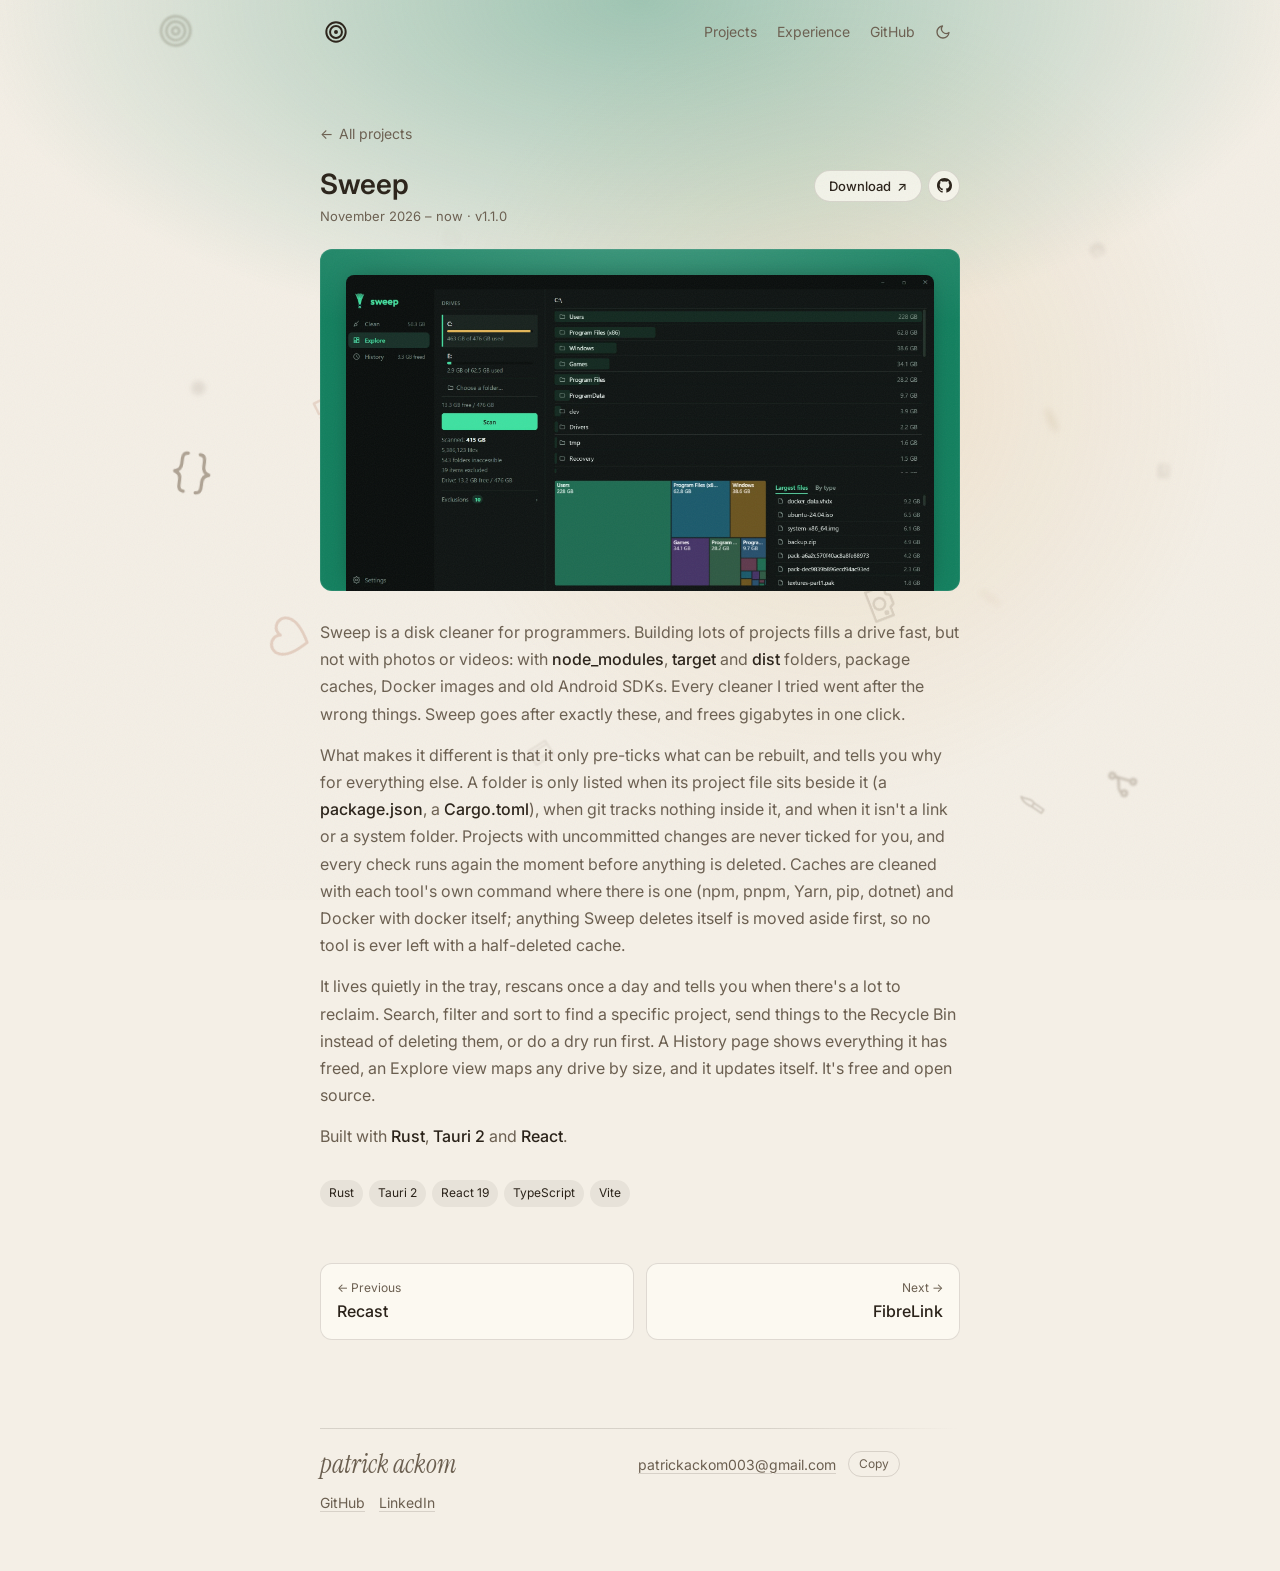
<file: projects/sweep/index.html>
<!doctype html>
<html lang="en">
    <head>
        <meta charset="UTF-8" />
        <meta name="viewport" content="width=device-width, initial-scale=1.0" />
        <title>Sweep · Patrick Ackom</title>
        <link rel="icon" href="/favicon.svg" type="image/svg+xml" />
        <meta name="description" content="A cleaner for programmers on Windows: frees the space dev projects can rebuild (node_modules, build folders, package caches, Docker, Android SDK) and leaves anything risky for you to decide. Built with Rust, Tauri 2 and React." />
        <link rel="canonical" href="https://patrickackom.site/projects/sweep/" />
        <meta property="og:title" content="Sweep · Patrick Ackom" />
        <meta property="og:description" content="A cleaner for programmers on Windows: frees the space dev projects can rebuild (node_modules, build folders, package caches, Docker, Android SDK) and leaves anything risky for you to decide. Built with Rust, Tauri 2 and React." />
        <meta property="og:url" content="https://patrickackom.site/projects/sweep/" />
        <meta property="og:type" content="article" />
        <meta name="theme-color" content="#1a1918" />
        <script>
            (function () {
                var d = document.documentElement, t = null;
                try { t = localStorage.getItem('theme'); } catch (e) {}
                if (t !== 'light' && t !== 'dark') t = matchMedia('(prefers-color-scheme: dark)').matches ? 'dark' : 'light';
                d.setAttribute('data-theme', t);
                d.classList.add('js');
            })();
        </script>
        <link rel="preconnect" href="https://fonts.googleapis.com" />
        <link rel="preconnect" href="https://fonts.gstatic.com" crossorigin />
        <link
            href="https://fonts.googleapis.com/css2?family=Instrument+Serif:ital@1&family=Inter:wght@400;500;600;700&display=swap"
            rel="stylesheet"
        />
        <link rel="stylesheet" href="/css/site.css" />
    </head>
    <body data-glyph-density="0.4" style="--card: #13805f">
        <a class="skip" href="#main">Skip to content</a>
        <canvas id="bg" aria-hidden="true"></canvas>
        <div class="project-tint" aria-hidden="true"></div>

        <div class="nav-wrap">
            <nav class="nav col" aria-label="Main">
                <a href="/" class="nav-mark" aria-label="Patrick Ackom, home">
                    <svg viewBox="0 0 100 100" aria-hidden="true" fill="none" stroke="currentColor" stroke-width="9">
                        <circle cx="50" cy="50" r="44" /><circle cx="50" cy="50" r="27" /><circle cx="50" cy="50" r="9" fill="currentColor" stroke="none" />
                    </svg>
                </a>
                <div class="nav-links">
                    <a href="/#projects">Projects</a>
                    <a href="/#experience">Experience</a>
                    <a href="https://github.com/patt-rick" target="_blank" rel="noopener">GitHub</a>
                    <button class="theme-toggle" id="theme-toggle" type="button" aria-label="Switch theme">
                        <svg class="moon" viewBox="0 0 24 24" fill="none" stroke="currentColor" stroke-width="2" stroke-linecap="round" stroke-linejoin="round" aria-hidden="true"><path d="M21 12.8A9 9 0 1 1 11.2 3a7 7 0 0 0 9.8 9.8z" /></svg>
                        <svg class="sun" viewBox="0 0 24 24" fill="none" stroke="currentColor" stroke-width="2" stroke-linecap="round" aria-hidden="true"><circle cx="12" cy="12" r="4" /><path d="M12 2v2M12 20v2M4.9 4.9l1.4 1.4M17.7 17.7l1.4 1.4M2 12h2M20 12h2M4.9 19.1l1.4-1.4M17.7 6.3l1.4-1.4" /></svg>
                    </button>
                </div>
            </nav>
        </div>

        <main id="main" class="col project">
            <a class="back" href="/#projects"><span class="arrow" aria-hidden="true">←</span> All projects</a>
            <article>
                <header class="project-head">
                    <div>
                        <h1 class="project-title">Sweep</h1>
                        <p class="project-when">November 2026 – now · v1.1.0</p>
                    </div>
                    <div class="project-actions">
                    <a class="pill" href="https://github.com/patt-rick/storage-analyzer/releases/latest" target="_blank" rel="noopener">Download <span aria-hidden="true">↗</span></a>
                    <a class="pill pill--icon" href="https://github.com/patt-rick/storage-analyzer" target="_blank" rel="noopener" aria-label="Source code on GitHub"><svg viewBox="0 0 16 16" aria-hidden="true" fill="currentColor"><path d="M8 0C3.58 0 0 3.58 0 8c0 3.54 2.29 6.53 5.47 7.59.4.07.55-.17.55-.38 0-.19-.01-.82-.01-1.49-2.01.37-2.53-.49-2.69-.94-.09-.23-.48-.94-.82-1.13-.28-.15-.68-.52-.01-.53.63-.01 1.08.58 1.23.82.72 1.21 1.87.87 2.33.66.07-.52.28-.87.51-1.07-1.78-.2-3.64-.89-3.64-3.95 0-.87.31-1.59.82-2.15-.08-.2-.36-1.02.08-2.12 0 0 .67-.21 2.2.82.64-.18 1.32-.27 2-.27.68 0 1.36.09 2 .27 1.53-1.04 2.2-.82 2.2-.82.44 1.1.16 1.92.08 2.12.51.56.82 1.27.82 2.15 0 3.07-1.87 3.75-3.65 3.95.29.25.54.73.54 1.48 0 1.07-.01 1.93-.01 2.2 0 .21.15.46.55.38A8.013 8.013 0 0016 8c0-4.42-3.58-8-8-8z"/></svg></a>
                    </div>
                </header>

                <div class="card-frame">
                    <img class="card-shot" src="/img/sweep.webp" alt="Sweep's Explore page: a drive list on the left, the C: drive's folders by size, a treemap, and the largest files" width="1906" height="1023" fetchpriority="high" />
                </div>

                <div class="prose">
<p>Sweep is a disk cleaner for programmers. Building lots of projects fills a drive fast, but not
with photos or videos: with <strong>node_modules</strong>, <strong>target</strong> and
<strong>dist</strong> folders, package caches, Docker images and old Android SDKs. Every cleaner I
tried went after the wrong things. Sweep goes after exactly these, and frees gigabytes in one click.</p>
<p>What makes it different is that it only pre-ticks what can be rebuilt, and tells you why for everything else. A folder is only listed when
its project file sits beside it (a <strong>package.json</strong>, a <strong>Cargo.toml</strong>),
when git tracks nothing inside it, and when it isn't a link or a system folder. Projects with
uncommitted changes are never ticked for you, and every check runs again the moment before anything
is deleted. Caches are cleaned with each tool's own command where there is one (npm, pnpm, Yarn, pip, dotnet)
and Docker with docker itself; anything Sweep deletes itself is moved aside first, so no tool is
ever left with a half-deleted cache.</p>
<p>It lives quietly in the tray, rescans once a day and tells you when there's a lot to reclaim.
Search, filter and sort to find a specific project, send things to the Recycle Bin instead of
deleting them, or do a dry run first. A History page shows everything it has freed, an Explore view
maps any drive by size, and it updates itself. It's free and open source.</p>
<p>Built with <strong>Rust</strong>, <strong>Tauri 2</strong> and <strong>React</strong>.</p>
</div>

                <h2 class="sr-only">Built with</h2>
                <ul class="stack-line"><li class="tag">Rust</li><li class="tag">Tauri 2</li><li class="tag">React 19</li><li class="tag">TypeScript</li><li class="tag">Vite</li></ul>
            </article>

            <nav class="pager" aria-label="More projects">
                <a class="prev" href="/projects/recast/"><span class="dir">← Previous</span><span class="to">Recast</span></a>
                <a class="next" href="/projects/fibrelink/"><span class="dir">Next →</span><span class="to">FibreLink</span></a>
            </nav>
        </main>

        <footer class="footer col">
            <hr class="footer-rule" />
            <div class="footer-row">
                <p class="footer-name" aria-hidden="true">patrick ackom</p>
                <div class="footer-contact">
                    <a class="link footer-email" href="mailto:patrickackom003@gmail.com">patrickackom003@gmail.com</a>
                    <button class="copy" id="copy" type="button" data-copy="patrickackom003@gmail.com">Copy</button>
                    <span class="copy-status" id="copy-status" role="status" aria-live="polite"></span>
                </div>
            </div>
            <p class="footer-links">
                <a class="link" href="https://github.com/patt-rick" target="_blank" rel="noopener">GitHub</a>
                <a class="link" href="https://www.linkedin.com/in/patrick-ackom" target="_blank" rel="noopener">LinkedIn</a>
            </p>
        </footer>

        <script src="/js/site.js" defer></script>
        <script src="/js/glyphs.js" defer></script>
        <script src="/js/adinkra.js" defer></script>
    </body>
</html>
</file>
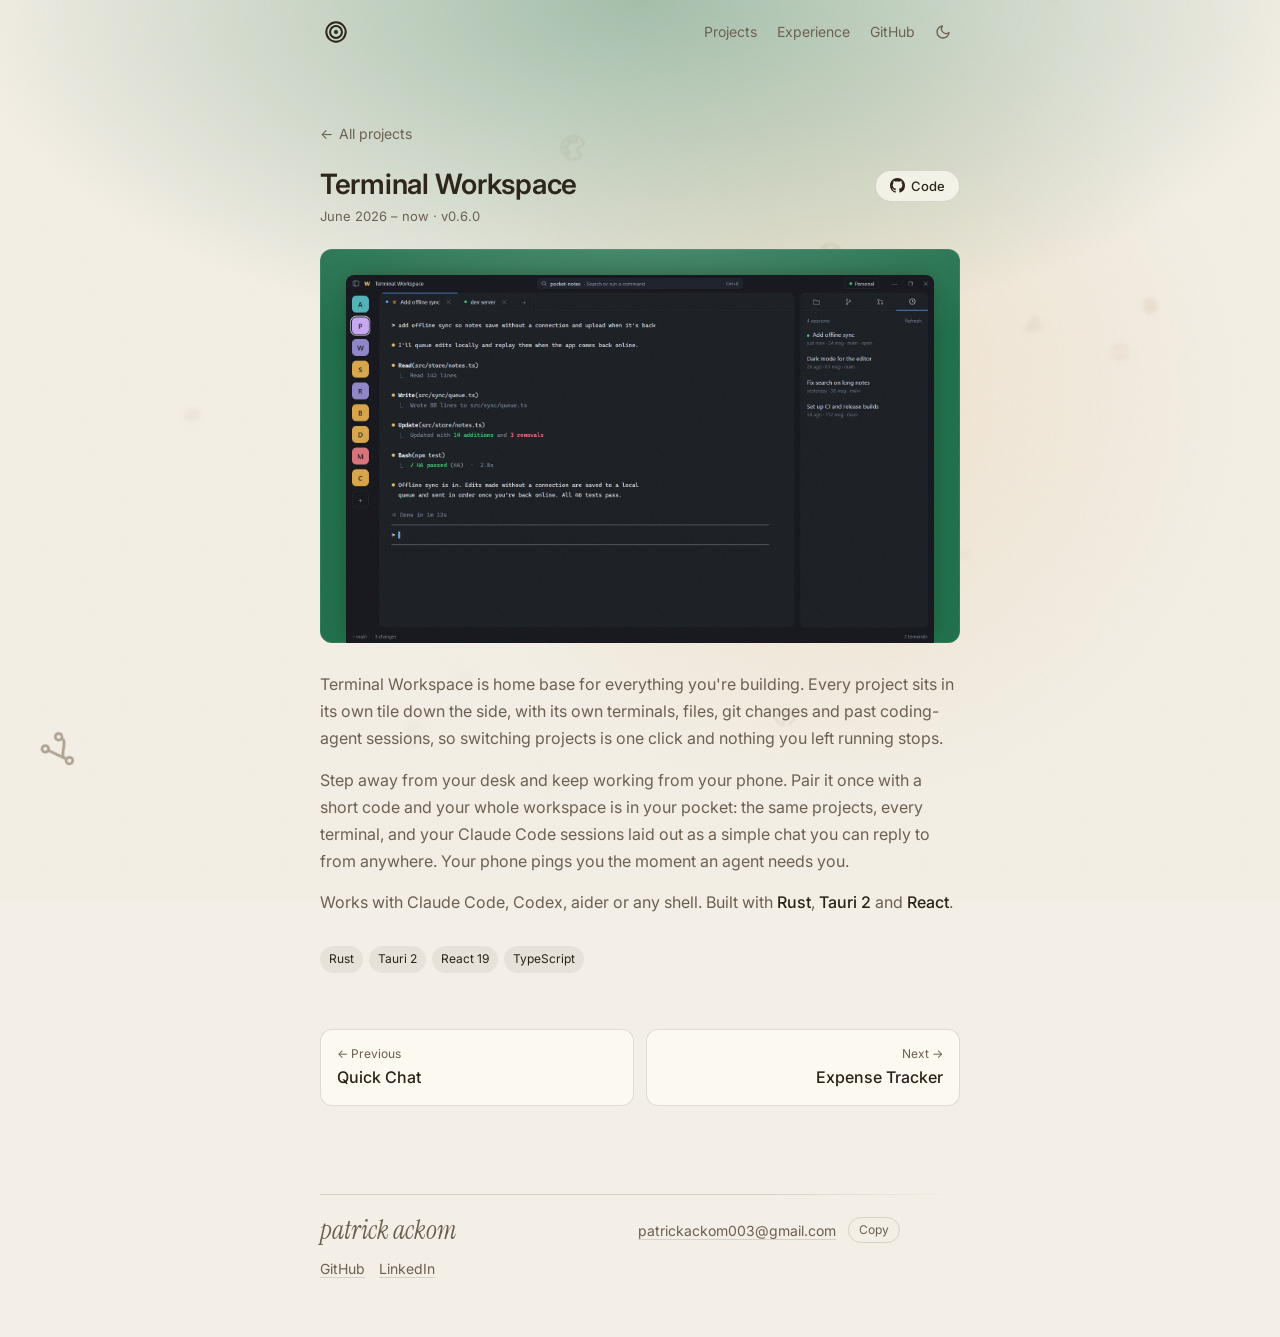
<file: projects/terminal-workspace/index.html>
<!doctype html>
<html lang="en">
    <head>
        <meta charset="UTF-8" />
        <meta name="viewport" content="width=device-width, initial-scale=1.0" />
        <title>Terminal Workspace · Patrick Ackom</title>
        <link rel="icon" href="/favicon.svg" type="image/svg+xml" />
        <meta name="description" content="A Rust and Tauri desktop workspace for many projects and many persistent terminals, built around coding agents." />
        <link rel="canonical" href="https://patrickackom.site/projects/terminal-workspace/" />
        <meta property="og:title" content="Terminal Workspace · Patrick Ackom" />
        <meta property="og:description" content="A Rust and Tauri desktop workspace for many projects and many persistent terminals, built around coding agents." />
        <meta property="og:url" content="https://patrickackom.site/projects/terminal-workspace/" />
        <meta property="og:type" content="article" />
        <meta name="theme-color" content="#1a1918" />
        <script>
            (function () {
                var d = document.documentElement, t = null;
                try { t = localStorage.getItem('theme'); } catch (e) {}
                if (t !== 'light' && t !== 'dark') t = matchMedia('(prefers-color-scheme: dark)').matches ? 'dark' : 'light';
                d.setAttribute('data-theme', t);
                d.classList.add('js');
            })();
        </script>
        <link rel="preconnect" href="https://fonts.googleapis.com" />
        <link rel="preconnect" href="https://fonts.gstatic.com" crossorigin />
        <link
            href="https://fonts.googleapis.com/css2?family=Instrument+Serif:ital@1&family=Inter:wght@400;500;600;700&display=swap"
            rel="stylesheet"
        />
        <link rel="stylesheet" href="/css/site.css" />
    </head>
    <body data-glyph-density="0.4" style="--card: #1f6f4a">
        <a class="skip" href="#main">Skip to content</a>
        <canvas id="bg" aria-hidden="true"></canvas>
        <div class="project-tint" aria-hidden="true"></div>

        <div class="nav-wrap">
            <nav class="nav col" aria-label="Main">
                <a href="/" class="nav-mark" aria-label="Patrick Ackom, home">
                    <svg viewBox="0 0 100 100" aria-hidden="true" fill="none" stroke="currentColor" stroke-width="9">
                        <circle cx="50" cy="50" r="44" /><circle cx="50" cy="50" r="27" /><circle cx="50" cy="50" r="9" fill="currentColor" stroke="none" />
                    </svg>
                </a>
                <div class="nav-links">
                    <a href="/#projects">Projects</a>
                    <a href="/#experience">Experience</a>
                    <a href="https://github.com/patt-rick" target="_blank" rel="noopener">GitHub</a>
                    <button class="theme-toggle" id="theme-toggle" type="button" aria-label="Switch theme">
                        <svg class="moon" viewBox="0 0 24 24" fill="none" stroke="currentColor" stroke-width="2" stroke-linecap="round" stroke-linejoin="round" aria-hidden="true"><path d="M21 12.8A9 9 0 1 1 11.2 3a7 7 0 0 0 9.8 9.8z" /></svg>
                        <svg class="sun" viewBox="0 0 24 24" fill="none" stroke="currentColor" stroke-width="2" stroke-linecap="round" aria-hidden="true"><circle cx="12" cy="12" r="4" /><path d="M12 2v2M12 20v2M4.9 4.9l1.4 1.4M17.7 17.7l1.4 1.4M2 12h2M20 12h2M4.9 19.1l1.4-1.4M17.7 6.3l1.4-1.4" /></svg>
                    </button>
                </div>
            </nav>
        </div>

        <main id="main" class="col project">
            <a class="back" href="/#projects"><span class="arrow" aria-hidden="true">←</span> All projects</a>
            <article>
                <header class="project-head">
                    <div>
                        <h1 class="project-title">Terminal Workspace</h1>
                        <p class="project-when">June 2026 – now · v0.6.0</p>
                    </div>
                    <div class="project-actions">
                    <a class="pill" href="https://github.com/patt-rick/terminal-workspace-rust" target="_blank" rel="noopener" aria-label="Source code on GitHub"><svg viewBox="0 0 16 16" aria-hidden="true" fill="currentColor"><path d="M8 0C3.58 0 0 3.58 0 8c0 3.54 2.29 6.53 5.47 7.59.4.07.55-.17.55-.38 0-.19-.01-.82-.01-1.49-2.01.37-2.53-.49-2.69-.94-.09-.23-.48-.94-.82-1.13-.28-.15-.68-.52-.01-.53.63-.01 1.08.58 1.23.82.72 1.21 1.87.87 2.33.66.07-.52.28-.87.51-1.07-1.78-.2-3.64-.89-3.64-3.95 0-.87.31-1.59.82-2.15-.08-.2-.36-1.02.08-2.12 0 0 .67-.21 2.2.82.64-.18 1.32-.27 2-.27.68 0 1.36.09 2 .27 1.53-1.04 2.2-.82 2.2-.82.44 1.1.16 1.92.08 2.12.51.56.82 1.27.82 2.15 0 3.07-1.87 3.75-3.65 3.95.29.25.54.73.54 1.48 0 1.07-.01 1.93-.01 2.2 0 .21.15.46.55.38A8.013 8.013 0 0016 8c0-4.42-3.58-8-8-8z"/></svg><span>Code</span></a>
                    </div>
                </header>

                <div class="card-frame">
                    <img class="card-shot" src="/img/terminal.webp" alt="Terminal Workspace: a project rail, a coding agent working in a terminal tab, and past sessions in the side panel" width="1600" height="1000" fetchpriority="high" />
                </div>

                <div class="prose">
<p>Terminal Workspace is home base for everything you're building. Every project sits in its own
tile down the side, with its own terminals, files, git changes and past coding-agent sessions, so
switching projects is one click and nothing you left running stops.</p>
<p>Step away from your desk and keep working from your phone. Pair it once with a short code and
your whole workspace is in your pocket: the same projects, every terminal, and your Claude Code
sessions laid out as a simple chat you can reply to from anywhere. Your phone pings you the
moment an agent needs you.</p>
<p>Works with Claude Code, Codex, aider or any shell. Built with <strong>Rust</strong>,
<strong>Tauri 2</strong> and <strong>React</strong>.</p>
                </div>

                <h2 class="sr-only">Built with</h2>
                <ul class="stack-line"><li class="tag">Rust</li><li class="tag">Tauri 2</li><li class="tag">React 19</li><li class="tag">TypeScript</li></ul>
            </article>

            <nav class="pager" aria-label="More projects">
                <a class="prev" href="/projects/quick-chat/"><span class="dir">← Previous</span><span class="to">Quick Chat</span></a>
                <a class="next" href="/projects/expense-tracker/"><span class="dir">Next →</span><span class="to">Expense Tracker</span></a>
            </nav>
        </main>

        <footer class="footer col">
            <hr class="footer-rule" />
            <div class="footer-row">
                <p class="footer-name" aria-hidden="true">patrick ackom</p>
                <div class="footer-contact">
                    <a class="link footer-email" href="mailto:patrickackom003@gmail.com">patrickackom003@gmail.com</a>
                    <button class="copy" id="copy" type="button" data-copy="patrickackom003@gmail.com">Copy</button>
                    <span class="copy-status" id="copy-status" role="status" aria-live="polite"></span>
                </div>
            </div>
            <p class="footer-links">
                <a class="link" href="https://github.com/patt-rick" target="_blank" rel="noopener">GitHub</a>
                <a class="link" href="https://www.linkedin.com/in/patrick-ackom" target="_blank" rel="noopener">LinkedIn</a>
            </p>
        </footer>

        <script src="/js/site.js" defer></script>
        <script src="/js/glyphs.js" defer></script>
        <script src="/js/adinkra.js" defer></script>
    </body>
</html>
</file>
<file: css/site.css>
/* ==========================================================
   patrickackom.site: one narrow column, a story, and line-art
   symbols (Adinkra, tech, camera, paint) drifting through warm light behind it.
   Inter for reading, Caveat for the odd handwritten aside,
   Instrument Serif italic for the name.
   ========================================================== */

/* ---------- Tokens ---------- */
:root {
  --bg: #f4efe6;
  --surface: rgba(255, 252, 245, 0.72);
  --text: #2a2219;
  --muted: #6b5f50;
  --rule: rgba(42, 34, 25, 0.14);
  --accent: #8a5712;
  --accent-2: #9c4422;
  --hl: rgba(212, 162, 76, 0.42);
  --chip-bg: rgba(42, 34, 25, 0.06);
  --glyph-1: #8a5a1c;
  --glyph-2: #a24a26;
  --glyph-3: #5a4630;
  --shaft: rgba(212, 162, 76, 0.16);
  --grain: 0.05;

  --col: 640px;
  --gutter: 16px;
  --ease-out: cubic-bezier(0.16, 1, 0.3, 1);
  color-scheme: light;
}

:root[data-theme='dark'] {
  --bg: #1a1918;
  --surface: rgba(26, 25, 24, 0.72);
  --text: #ece8e1;
  --muted: #a39d93;
  --rule: rgba(236, 232, 225, 0.12);
  --accent: #d4a24c;
  --accent-2: #e08a62;
  --hl: rgba(212, 162, 76, 0.34);
  --chip-bg: rgba(236, 232, 225, 0.07);
  --glyph-1: #d4a24c;
  --glyph-2: #c8643b;
  --glyph-3: #efe3c8;
  --shaft: rgba(232, 190, 120, 0.09);
  --grain: 0.07;
  color-scheme: dark;
}

/* No-JS visitors who prefer dark still get it. */
@media (prefers-color-scheme: dark) {
  :root:not([data-theme]) {
    --bg: #1a1918;
    --surface: rgba(26, 25, 24, 0.72);
    --text: #ece8e1;
    --muted: #a39d93;
    --rule: rgba(236, 232, 225, 0.12);
    --accent: #d4a24c;
    --accent-2: #e08a62;
    --hl: rgba(212, 162, 76, 0.34);
    --chip-bg: rgba(236, 232, 225, 0.07);
    --shaft: rgba(232, 190, 120, 0.09);
    --grain: 0.07;
    color-scheme: dark;
  }
}

/* ---------- Base ---------- */
*,
*::before,
*::after { box-sizing: border-box; }

html { -webkit-text-size-adjust: 100%; scroll-padding-top: 80px; }

body {
  margin: 0;
  min-height: 100vh;
  background: var(--bg);
  color: var(--text);
  font-family: 'Inter', system-ui, -apple-system, 'Segoe UI', sans-serif;
  font-size: 16px;
  line-height: 1.7;
  -webkit-font-smoothing: antialiased;
  overflow-x: clip;
  transition: background-color 0.4s ease, color 0.4s ease;
}

/* Warm light shaft, top right. */
body::before {
  content: '';
  position: fixed;
  inset: -20% -10% auto auto;
  width: 90vmax;
  height: 90vmax;
  background: radial-gradient(closest-side, var(--shaft), transparent 70%);
  pointer-events: none;
  z-index: 0;
}

/* Film grain. */
body::after {
  content: '';
  position: fixed;
  inset: 0;
  pointer-events: none;
  z-index: 50;
  opacity: var(--grain);
  background-image: url("data:image/svg+xml,%3Csvg xmlns='http://www.w3.org/2000/svg' width='160' height='160'%3E%3Cfilter id='n'%3E%3CfeTurbulence type='fractalNoise' baseFrequency='.9' numOctaves='2' stitchTiles='stitch'/%3E%3C/filter%3E%3Crect width='100%25' height='100%25' filter='url(%23n)'/%3E%3C/svg%3E");
}

#bg {
  position: fixed;
  inset: 0;
  width: 100%;
  height: 100%;
  z-index: 0;
  pointer-events: none;
}

h1, h2, h3, p, ul, ol, figure { margin: 0; }
ul, ol { padding: 0; list-style: none; }
img { display: block; max-width: 100%; height: auto; }
a { color: inherit; }
button { font: inherit; color: inherit; }

::selection { background: var(--hl); color: var(--text); }

:focus-visible {
  outline: 2px solid var(--accent);
  outline-offset: 3px;
  border-radius: 4px;
}

.col {
  position: relative;
  z-index: 1;
  max-width: calc(var(--col) + var(--gutter) * 2);
  margin-inline: auto;
  padding-inline: var(--gutter);
}

.sr-only {
  position: absolute;
  width: 1px;
  height: 1px;
  padding: 0;
  margin: -1px;
  overflow: hidden;
  clip: rect(0, 0, 0, 0);
  white-space: nowrap;
  border: 0;
}

.skip {
  position: fixed;
  top: 12px;
  left: 12px;
  z-index: 100;
  padding: 8px 14px;
  border-radius: 8px;
  background: var(--text);
  color: var(--bg);
  text-decoration: none;
  transform: translateY(-160%);
  transition: transform 0.2s var(--ease-out);
}
.skip:focus { transform: none; }

.link {
  text-decoration: underline;
  text-decoration-color: var(--rule);
  text-underline-offset: 0.22em;
  text-decoration-thickness: 1px;
  transition: text-decoration-color 0.2s ease, color 0.2s ease;
}
.link:hover { text-decoration-color: currentColor; }

/* ---------- Nav ---------- */
.nav-wrap {
  position: sticky;
  top: 0;
  z-index: 20;
  transition: background-color 0.3s ease, backdrop-filter 0.3s ease;
}
.nav-wrap.is-scrolled {
  background: var(--surface);
  -webkit-backdrop-filter: blur(12px);
  backdrop-filter: blur(12px);
  box-shadow: 0 1px 0 var(--rule);
}
.nav {
  display: flex;
  align-items: center;
  justify-content: space-between;
  height: 64px;
}
.nav-mark {
  display: inline-flex;
  width: 32px;
  height: 32px;
  align-items: center;
  justify-content: center;
  color: var(--text);
  border-radius: 8px;
  transition: transform 0.5s var(--ease-out);
}
.nav-mark:hover { transform: rotate(90deg); }
.nav-mark svg { width: 22px; height: 22px; }
.nav-links {
  display: flex;
  align-items: center;
  gap: 2px;
}
.nav-links a,
.theme-toggle {
  display: inline-flex;
  align-items: center;
  height: 30px;
  padding: 0 9px;
  border-radius: 8px;
  color: var(--muted);
  font-size: 14px;
  text-decoration: none;
  transition: color 0.2s ease, background-color 0.2s ease;
}
.nav-links a:hover,
.theme-toggle:hover { color: var(--text); background: var(--chip-bg); }
.nav-links a[aria-current='page'] { color: var(--text); background: var(--chip-bg); }
.theme-toggle {
  border: 0;
  background: none;
  cursor: pointer;
  width: 34px;
  justify-content: center;
  padding: 0;
}
.theme-toggle svg { width: 16px; height: 16px; }
.theme-toggle .sun { display: none; }
:root[data-theme='dark'] .theme-toggle .sun { display: block; }
:root[data-theme='dark'] .theme-toggle .moon { display: none; }

/* ---------- Intro ---------- */
.intro { padding-top: clamp(40px, 9vh, 88px); }

.name {
  font-weight: 400;
  line-height: 1;
}
.name-script {
  display: inline-block;
  font-family: 'Instrument Serif', Georgia, serif;
  font-style: italic;
  font-size: clamp(46px, 11vw, 64px);
  letter-spacing: -0.015em;
  padding: 0.05em 0.12em 0.08em 0;
  color: var(--text);
}
.akwaaba {
  margin-top: 6px;
  color: var(--muted);
  font-size: 14px;
}

.story {
  margin-top: 22px;
  color: var(--muted);
}
.story p + p { margin-top: 14px; }
.story:focus { outline: none; }
.story strong { color: var(--text); font-weight: 500; }

/* Inline chips: a tiny mark + a name. */
.chip {
  display: inline;
  color: var(--text);
  font-weight: 500;
  white-space: nowrap;
  text-decoration: underline;
  text-decoration-color: var(--rule);
  text-decoration-style: dotted;
  text-underline-offset: 0.25em;
}
a.chip:hover { text-decoration-style: solid; text-decoration-color: currentColor; }
.chip-ico {
  display: inline-grid;
  place-items: center;
  vertical-align: middle;
  position: relative;
  top: -1px;
  margin-right: 5px;
  width: 16px;
  height: 16px;
  flex: none;
  border-radius: 4px;
  font-size: 10px;
  font-weight: 700;
  line-height: 1;
  background: var(--chip-bg);
  color: var(--text);
  text-decoration: none;
}
.chip-ico--letter { background: var(--accent); color: var(--bg); }
.chip-ico--mask {
  border-radius: 0;
  background: currentColor;
  -webkit-mask: var(--icon) center / contain no-repeat;
  mask: var(--icon) center / contain no-repeat;
  width: 14px;
  height: 14px;
}
.chip-ico--emoji { background: none; font-size: 13px; }
.chip-ico--claude { background: #d97757; }

.chip-ico--img { background: var(--icon) center / contain no-repeat; border-radius: 4px; }

/* Paintings: a small fanned stack of cards as the "painting" chip's icon.
   Hovering (or focusing) the stack fans all three out above it, each card
   shaped to its painting. site.js builds the fan and sizes it. */
.arts {
  display: inline-flex;
  align-items: center;
  vertical-align: middle;
  position: relative;
  top: -1px;
  margin: 0 12px 0 9px;
}
.art {
  --r: 0deg;
  --x: 0px;
  display: block;
  position: relative;
  width: calc(20px * var(--ar, 1));
  max-width: 30px;
  height: 20px;
  border-radius: 3px;
  background: var(--chip-bg) var(--art) center / cover no-repeat;
  box-shadow: 0 0 0 1.5px var(--bg), 0 2px 6px rgba(0, 0, 0, 0.25);
  transform: translateX(var(--x)) rotate(var(--r));
  transition: transform 0.6s cubic-bezier(0.2, 0.8, 0.2, 1);
}
.art + .art { margin-left: -9px; }
.art:nth-child(1) { --r: -10deg; }
.art:nth-child(2) { --r: 2deg; }
.art:nth-child(3) { --r: 12deg; }
.arts:has(:focus-visible) .art:nth-child(1) { --x: -5px; --r: -14deg; }
.arts:has(:focus-visible) .art:nth-child(3) { --x: 5px; --r: 16deg; }
@media (hover: hover) {
  .arts:hover .art:nth-child(1) { --x: -5px; --r: -14deg; }
  .arts:hover .art:nth-child(3) { --x: 5px; --r: 16deg; }
}
.art:focus-visible { outline: 2px solid var(--accent); outline-offset: 2px; z-index: 2; }

.fan {
  position: absolute;
  left: 50%;
  bottom: calc(100% + 16px);
  width: 0;
  height: var(--h, 130px);
  pointer-events: none;
  z-index: 30;
}
.fan-card {
  position: absolute;
  left: 0;
  bottom: 0;
  width: calc(var(--h, 130px) * var(--ar, 1));
  height: var(--h, 130px);
  border-radius: 6px;
  background: var(--chip-bg) var(--art) center / cover no-repeat;
  box-shadow: 0 0 0 1px var(--rule), 0 14px 30px rgba(0, 0, 0, 0.35);
  opacity: 0;
  transform-origin: 50% 150%;
  transform: translateX(calc(-50% + var(--sx, 0px) + var(--fx, 0px) * 0.15)) translateY(var(--dy, 18px)) rotate(0deg) scale(0.35);
  transition: opacity 0.5s ease, transform 0.8s cubic-bezier(0.2, 0.8, 0.2, 1);
}
.fan-card:nth-child(1) { --fr: -8deg; }
.fan-card:nth-child(2) { --fr: 0deg; z-index: 1; }
.fan-card:nth-child(3) { --fr: 8deg; }
.arts:has(:focus-visible) .fan-card {
  opacity: 1;
  transform: translateX(calc(-50% + var(--sx, 0px) + var(--fx, 0px))) translateY(0) rotate(var(--fr)) scale(1);
}
@media (hover: hover) {
  .arts:hover .fan-card {
    opacity: 1;
    transform: translateX(calc(-50% + var(--sx, 0px) + var(--fx, 0px))) translateY(0) rotate(var(--fr)) scale(1);
  }
}
.fan-card.is-hot { z-index: 2; }
.arts:has(:focus-visible) .fan-card.is-hot {
  transform: translateX(calc(-50% + var(--sx, 0px) + var(--fx, 0px))) translateY(var(--lift, -6px)) rotate(var(--fr)) scale(1.04);
}
@media (hover: hover) {
  .arts:hover .fan-card.is-hot {
    transform: translateX(calc(-50% + var(--sx, 0px) + var(--fx, 0px))) translateY(var(--lift, -6px)) rotate(var(--fr)) scale(1.04);
  }
}
/* Too close to the top (site.js decides): fan out downward instead. */
.arts--down .fan { bottom: auto; top: calc(100% + 16px); }
.arts--down .fan-card { bottom: auto; top: 0; transform-origin: 50% -50%; --dy: -18px; --lift: 6px; }
.arts--down .fan-card:nth-child(1) { --fr: 8deg; }
.arts--down .fan-card:nth-child(3) { --fr: -8deg; }
@media (prefers-reduced-motion: reduce) {
  .art,
  .fan-card { transition: none; }
}



.hand {
  font-family: 'Caveat', cursive;
  font-size: 1.32em;
  font-weight: 600;
  line-height: 1;
  color: var(--accent-2);
}

mark.hl {
  color: var(--text);
  padding: 0 2px;
  border-radius: 2px;
  background: linear-gradient(var(--hl), var(--hl)) no-repeat 0 85% / 100% 72%;
  transition: background-size 0.7s var(--ease-out);
}

/* ---------- Intro playback states (see js/story.js) ---------- */
.story-pending .story,
.story-pending .name-script { opacity: 0; }

.story-playing .name-script {
  animation: draw-name 1.3s cubic-bezier(0.55, 0, 0.3, 1) both;
}
@keyframes draw-name {
  from { clip-path: inset(-20% 100% -30% -10%); }
  to { clip-path: inset(-20% -10% -30% -10%); }
}
.story-playing .story .u {
  opacity: 0;
  transition: opacity 0.35s ease;
}
.story-playing .story .u.on { opacity: 1; }
.story-playing mark.hl:not(.on) { background-size: 0% 72%; }
.story-playing mark.hl.on { transition: opacity 0.35s ease, background-size 0.7s var(--ease-out) 0.2s; }

.story-pending :is(#after-story, .footer),
.story-playing :is(#after-story, .footer) {
  filter: blur(10px);
  opacity: 0.4;
  pointer-events: none;
  user-select: none;
}
#after-story,
.footer { transition: filter 0.8s ease, opacity 0.8s ease; }

.story-controls {
  position: fixed;
  left: 50%;
  bottom: max(20px, env(safe-area-inset-bottom));
  z-index: 30;
  display: flex;
  gap: 2px;
  padding: 4px;
  border-radius: 999px;
  background: #111;
  color: #f4f1ea;
  box-shadow: 0 8px 30px -8px rgba(0, 0, 0, 0.5);
  transform: translateX(-50%);
  animation: rise 0.5s var(--ease-out) 0.6s both;
}
@keyframes rise {
  from { opacity: 0; transform: translate(-50%, 12px); }
}
.story-btn {
  display: inline-flex;
  align-items: center;
  gap: 7px;
  height: 32px;
  padding: 0 13px;
  border: 0;
  border-radius: 999px;
  background: none;
  color: inherit;
  font-size: 13px;
  font-weight: 500;
  cursor: pointer;
}
.story-btn:hover,
.story-btn[aria-pressed='true'] { background: rgba(255, 255, 255, 0.12); }
.story-btn:focus-visible { outline-color: #d4a24c; }

/* ---------- Sections ---------- */
.section { padding-top: 64px; }
.section-head {
  display: flex;
  align-items: baseline;
  justify-content: space-between;
  margin-bottom: 14px;
}
.section-title {
  font-size: 16px;
  font-weight: 600;
  color: var(--text);
}

/* ---------- Project cards ---------- */
.cards { display: grid; gap: 28px; }
.card {
  display: block;
  color: inherit;
  text-decoration: none;
}
.card-frame {
  position: relative;
  overflow: hidden;
  padding: 26px 26px 0;
  border-radius: 12px;
  background: var(--card, #444);
  box-shadow: inset 0 0 0 1px rgba(255, 255, 255, 0.08);
  transition: filter 0.35s ease;
}
.card-frame::after {
  /* soft top light on the colour */
  content: '';
  position: absolute;
  inset: 0;
  background: radial-gradient(120% 70% at 50% -10%, rgba(255, 255, 255, 0.22), transparent 60%);
  pointer-events: none;
}
.card-shot {
  position: relative;
  z-index: 1;
  width: 100%;
  aspect-ratio: 16 / 10;
  object-fit: cover;
  object-position: top;
  border-radius: 8px 8px 0 0;
  box-shadow: 0 -2px 24px -6px rgba(0, 0, 0, 0.35);
  transition: transform 0.45s var(--ease-out);
}
.card:hover .card-shot,
.card:focus-visible .card-shot { transform: translateY(-4px); }
.card:hover .card-frame { filter: saturate(1.12) brightness(1.04); }
.card:focus-visible { outline: none; }
.card:focus-visible .card-frame { outline: 2px solid var(--accent); outline-offset: 3px; }

.card-meta { padding: 12px 2px 0; }
.card-title {
  display: flex;
  align-items: center;
  gap: 6px;
  font-size: 16px;
  font-weight: 600;
  color: var(--text);
}
.card-title .arrow {
  color: var(--muted);
  transition: transform 0.3s var(--ease-out);
}
.card:hover .card-title .arrow { transform: translateX(3px); }
.card-line { color: var(--muted); }
.card-stack {
  margin-top: 2px;
  font-size: 13px;
  color: var(--muted);
}

/* ---------- Experience ---------- */
.jobs { display: grid; gap: 18px; }
.job {
  display: grid;
  grid-template-columns: 6.5rem 1fr;
  gap: 4px 14px;
}
.job-years {
  color: var(--muted);
  font-size: 13px;
  font-variant-numeric: tabular-nums;
  padding-top: 1px;
}
.job-role { font-size: 16px; font-weight: 500; color: var(--text); }
.job-at { color: var(--muted); font-weight: 400; }
.job-desc { color: var(--muted); }
@media (max-width: 460px) {
  .job { grid-template-columns: 1fr; }
}

/* ---------- Footer ---------- */
.footer {
  position: relative;
  z-index: 1;
  margin-top: 88px;
  padding-bottom: 56px;
}
.footer-rule {
  height: 1px;
  border: 0;
  margin: 0 0 22px;
  background: linear-gradient(90deg, var(--rule), var(--rule) 70%, transparent);
}
.footer-row {
  display: flex;
  flex-wrap: wrap;
  align-items: center;
  justify-content: space-between;
  gap: 14px 20px;
}
.footer-name {
  font-family: 'Instrument Serif', Georgia, serif;
  font-style: italic;
  font-size: 26px;
  line-height: 1;
  color: var(--muted);
}
.footer-contact {
  display: flex;
  flex-wrap: wrap;
  align-items: center;
  gap: 6px 12px;
  font-size: 14px;
  color: var(--muted);
}
.copy {
  height: 26px;
  padding: 0 10px;
  border: 1px solid var(--rule);
  border-radius: 999px;
  background: none;
  color: var(--muted);
  font-size: 12px;
  cursor: pointer;
}
.copy:hover { color: var(--text); border-color: var(--muted); }
.copy-status { min-width: 4em; font-size: 12px; color: var(--accent-2); }
.footer-links {
  display: flex;
  gap: 14px;
  margin-top: 14px;
  font-size: 14px;
  color: var(--muted);
}

/* ---------- Easter egg door ---------- */
.egg {
  display: flex;
  align-items: center;
  gap: 10px;
  margin-top: 34px;
  font-size: 13px;
  color: var(--muted);
}
.egg-square {
  position: relative;
  width: 36px;
  height: 36px;
  padding: 0;
  border: 0;
  background: none;
  cursor: pointer;
  touch-action: none;
  -webkit-touch-callout: none;
  user-select: none;
}
.egg-square::before {
  content: '';
  position: absolute;
  inset: 12px;
  border: 1.5px solid var(--accent);
  transition: transform 0.3s var(--ease-out), background-color 0.3s ease;
}
.egg-square:hover::before { transform: rotate(45deg); background: var(--accent); }
.egg-square.is-holding::before {
  background: var(--accent);
  transform: rotate(45deg) scale(calc(1 + var(--p, 0) * 0.5));
}
.egg-ring {
  position: absolute;
  inset: 0;
  rotate: -90deg;
  opacity: 0;
  transition: opacity 0.2s ease;
}
.egg-square.is-holding .egg-ring { opacity: 1; }
.egg-ring circle {
  fill: none;
  stroke: var(--accent);
  stroke-width: 2;
  stroke-dasharray: 1;
  stroke-dashoffset: calc(1 - var(--p, 0));
}
/* The warp grows in the accent colour and settles into the page background. */
.warp {
  position: fixed;
  z-index: 1000;
  background: var(--accent);
  pointer-events: none;
}

/* ---------- Project pages ---------- */
.project-tint {
  position: absolute;
  inset: 0 0 auto 0;
  height: 460px;
  z-index: 0;
  pointer-events: none;
  background: radial-gradient(70% 100% at 50% 0%, color-mix(in srgb, var(--card) 38%, transparent), transparent 75%);
}
.project { padding-top: clamp(28px, 6vh, 64px); }
.back {
  display: inline-flex;
  align-items: center;
  gap: 6px;
  margin-bottom: 18px;
  margin-left: -10px;
  padding: 4px 10px;
  border-radius: 8px;
  color: var(--muted);
  font-size: 14px;
  text-decoration: none;
  transition: color 0.2s ease, background-color 0.2s ease;
}
.back:hover { color: var(--text); background: var(--chip-bg); }
.back .arrow { transition: transform 0.3s var(--ease-out); }
.back:hover .arrow { transform: translateX(-3px); }
.project-head {
  display: flex;
  align-items: flex-start;
  justify-content: space-between;
  gap: 16px;
  margin-bottom: 22px;
}
.project-title {
  font-size: 28px;
  font-weight: 600;
  line-height: 1.2;
  letter-spacing: -0.01em;
}
.project-when { margin-top: 4px; color: var(--muted); font-size: 13px; }
.project-actions { display: flex; gap: 6px; flex: none; padding-top: 2px; }
.pill {
  display: inline-flex;
  align-items: center;
  gap: 6px;
  height: 32px;
  padding: 0 14px;
  border-radius: 999px;
  border: 1px solid var(--rule);
  background: var(--surface);
  color: var(--text);
  font-size: 13px;
  font-weight: 500;
  text-decoration: none;
  transition: border-color 0.2s ease, background-color 0.2s ease;
}
.pill:hover { border-color: var(--muted); }
.pill--icon { width: 32px; padding: 0; justify-content: center; }
.pill svg { width: 15px; height: 15px; }

.project .card-frame { margin-bottom: 28px; }
.project .card-shot { aspect-ratio: auto; }

.prose { color: var(--muted); }
.prose p + p { margin-top: 14px; }
.prose h2 {
  margin: 34px 0 10px;
  font-size: 16px;
  font-weight: 600;
  color: var(--text);
}
.prose strong { color: var(--text); font-weight: 500; }
.prose a { color: var(--text); }
.prose code {
  font-family: ui-monospace, 'Cascadia Code', Consolas, monospace;
  font-size: 0.88em;
  padding: 1px 5px;
  border-radius: 4px;
  background: var(--chip-bg);
  color: var(--text);
}
.prose ul { margin-top: 10px; display: grid; gap: 6px; }
.prose li { position: relative; padding-left: 16px; }
.prose li::before {
  content: '';
  position: absolute;
  left: 2px;
  top: 0.7em;
  width: 5px;
  height: 5px;
  border-radius: 1px;
  background: var(--accent);
  transform: rotate(45deg);
}

.stack-line {
  display: flex;
  flex-wrap: wrap;
  gap: 6px;
  margin-top: 30px;
}
.tag {
  padding: 3px 9px;
  border-radius: 999px;
  background: var(--chip-bg);
  color: var(--text);
  font-size: 12px;
}

.pager {
  display: grid;
  grid-template-columns: 1fr 1fr;
  gap: 12px;
  margin-top: 56px;
}
.pager a {
  display: block;
  padding: 14px 16px;
  border: 1px solid var(--rule);
  border-radius: 12px;
  background: var(--surface);
  text-decoration: none;
  transition: border-color 0.2s ease;
}
.pager a:hover { border-color: var(--muted); }
.pager .dir { display: block; font-size: 12px; color: var(--muted); }
.pager .to { display: block; font-weight: 500; color: var(--text); }
.pager .next { text-align: right; }

/* ---------- Reduced motion ---------- */
@media (prefers-reduced-motion: reduce) {
  *, *::before, *::after {
    transition-duration: 0.01ms !important;
    animation-duration: 0.01ms !important;
    animation-delay: 0s !important;
  }
}
</file>
<file: odyssey/css/odyssey.css>
/* ==========================================================
   Knock my name off the page. Same warm palette and type as the
   rest of the site: Inter, with Instrument Serif italic for the
   big lines. --field is the background, --chalk the foreground.
   ========================================================== */

:root {
  --field: #f4efe6;
  --chalk: #2a2219;
  --accent: #8a5712;
  --gutter: 16px;
  --ease-out: cubic-bezier(0.16, 1, 0.3, 1);
  color-scheme: light;
}
:root[data-theme='dark'] {
  --field: #1a1918;
  --chalk: #efe3c8;
  --accent: #d4a24c;
  color-scheme: dark;
}
@media (min-width: 768px) { :root { --gutter: 32px; } }
@media (min-width: 1200px) { :root { --gutter: 48px; } }

*, *::before, *::after { box-sizing: border-box; }
html, body {
  height: 100%;
  margin: 0;
  overflow: hidden;
  overscroll-behavior: none;
}
body {
  background: var(--field);
  color: var(--chalk);
  font-family: 'Inter', system-ui, sans-serif;
  font-size: 1rem;
  line-height: 1.6;
  -webkit-font-smoothing: antialiased;
  -webkit-tap-highlight-color: transparent;
  user-select: none;
}
h1, h2, p { margin: 0; }
a { color: inherit; }
button { font: inherit; color: inherit; }
::selection { background: var(--chalk); color: var(--field); }
:focus-visible { outline: 2px solid var(--accent); outline-offset: 3px; }

.sr-only {
  position: absolute;
  width: 1px;
  height: 1px;
  overflow: hidden;
  clip: rect(0 0 0 0);
  white-space: nowrap;
}

#game {
  position: fixed;
  inset: 0;
  width: 100%;
  height: 100%;
  display: block;
  touch-action: none;
  cursor: none;
}
.is-menu #game { cursor: default; }

/* ---------- HUD ---------- */
.hud {
  position: fixed;
  inset: 0 0 auto 0;
  z-index: 5;
  display: flex;
  align-items: center;
  justify-content: space-between;
  padding: max(14px, env(safe-area-inset-top)) var(--gutter) 0;
  font-size: 0.875rem;
  font-weight: 600;
  pointer-events: none;
}
.hud a, .hud button { pointer-events: auto; }
.hud-mark {
  display: inline-flex;
  width: 32px;
  height: 32px;
  align-items: center;
  justify-content: center;
}
.hud-mark svg { width: 22px; height: 22px; }
.hud-right {
  display: flex;
  align-items: center;
  gap: clamp(0.9rem, 2.5vw, 1.75rem);
}
.hud-score {
  font-weight: 600;
  font-size: 1.1rem;
  font-variant-numeric: tabular-nums;
  min-width: 3ch;
  text-align: right;
}
.hud-lives { display: flex; gap: 7px; }
.hud-lives i {
  width: 9px;
  height: 9px;
  background: var(--accent);
  rotate: 45deg;
  transition: opacity 0.3s ease, scale 0.3s var(--ease-out);
}
.hud-lives i.is-gone { opacity: 0.25; scale: 0.6; }
.hud-btn {
  padding: 4px 0;
  border: 0;
  background: none;
  cursor: pointer;
  background-image: linear-gradient(currentColor, currentColor);
  background-repeat: no-repeat;
  background-position: 0 100%;
  background-size: 0% 1px;
  transition: background-size 0.3s var(--ease-out);
}
.hud-btn:hover { background-size: 100% 1px; }
@media (max-width: 420px) {
  #sound { display: none; }
}

.progress {
  position: fixed;
  inset: 0 0 auto 0;
  z-index: 5;
  height: 3px;
}
.progress span {
  display: block;
  height: 100%;
  width: 100%;
  background: var(--accent);
  transform-origin: 0 50%;
  transition: transform 0.3s var(--ease-out);
}

.toast {
  position: fixed;
  left: 50%;
  top: 58%;
  z-index: 4;
  translate: -50% -50%;
  font-family: 'Instrument Serif', Georgia, serif;
  font-style: italic;
  font-size: clamp(2.4rem, 8vw, 5.5rem);
  font-weight: 400;
  letter-spacing: -0.01em;
  white-space: nowrap;
  pointer-events: none;
  opacity: 0;
  transition: opacity 0.25s ease;
}
.toast.is-on { opacity: 1; }

/* ---------- Screens ---------- */
.screen {
  position: fixed;
  inset: 0;
  z-index: 8;
  display: none;
  flex-direction: column;
  justify-content: flex-end;
  gap: 1.1rem;
  padding: 0 var(--gutter) max(clamp(28px, 8vh, 80px), env(safe-area-inset-bottom));
  background: linear-gradient(to top, color-mix(in srgb, var(--field) 96%, transparent) 30%, color-mix(in srgb, var(--field) 55%, transparent) 60%, transparent);
  user-select: text;
}
.screen.is-on { display: flex; animation: rise 0.6s var(--ease-out); }
@keyframes rise { from { opacity: 0; transform: translateY(24px); } }

.screen h1,
.screen h2 {
  max-width: 14ch;
  font-family: 'Instrument Serif', Georgia, serif;
  font-style: italic;
  font-size: clamp(3rem, 8.4vw, 7.5rem);
  font-weight: 400;
  line-height: 0.92;
  letter-spacing: -0.015em;
  text-wrap: balance;
}
.screen p { max-width: 44ch; text-wrap: pretty; }
.best { font-weight: 600; color: var(--accent); }
@media (pointer: coarse) { .keys-hint { display: none; } }
.actions {
  display: flex;
  flex-wrap: wrap;
  align-items: center;
  gap: 1rem 1.5rem;
  margin-top: 0.6rem;
}
.btn {
  padding: 0.7em 1.5em;
  border: 1.5px solid var(--chalk);
  border-radius: 999px;
  background: var(--chalk);
  color: var(--field);
  font-weight: 600;
  cursor: pointer;
  transition: background-color 0.2s ease, color 0.2s ease;
}
.btn:hover { background: transparent; color: var(--chalk); }
.btn-ghost { background: transparent; color: var(--chalk); }
.btn-ghost:hover { background: var(--chalk); color: var(--field); }
.link { text-underline-offset: 0.25em; font-weight: 500; }

.screen-won {
  justify-content: flex-end;
  background: var(--field);
}
.won-photo {
  position: absolute;
  right: max(0px, 6vw);
  bottom: 0;
  height: min(78vh, 900px);
  width: auto;
  pointer-events: none;
}
.screen-won.is-on .won-photo { animation: photo 1.2s var(--ease-out) both; }
@keyframes photo { from { transform: translateY(40%); } }
.won-copy {
  position: relative;
  display: flex;
  flex-direction: column;
  gap: 1.1rem;
}
@media (max-width: 760px) {
  .won-photo { right: 50%; translate: 50% 0; height: 52vh; opacity: 0.9; }
  .won-copy::before {
    content: '';
    position: absolute;
    inset: -40px calc(var(--gutter) * -1) calc(var(--gutter) * -3);
    z-index: -1;
    background: linear-gradient(to top, var(--field) 60%, transparent);
  }
}

@media (prefers-reduced-motion: reduce) {
  *, *::before, *::after { animation: none !important; transition-duration: 0.01ms !important; }
}
</file>
